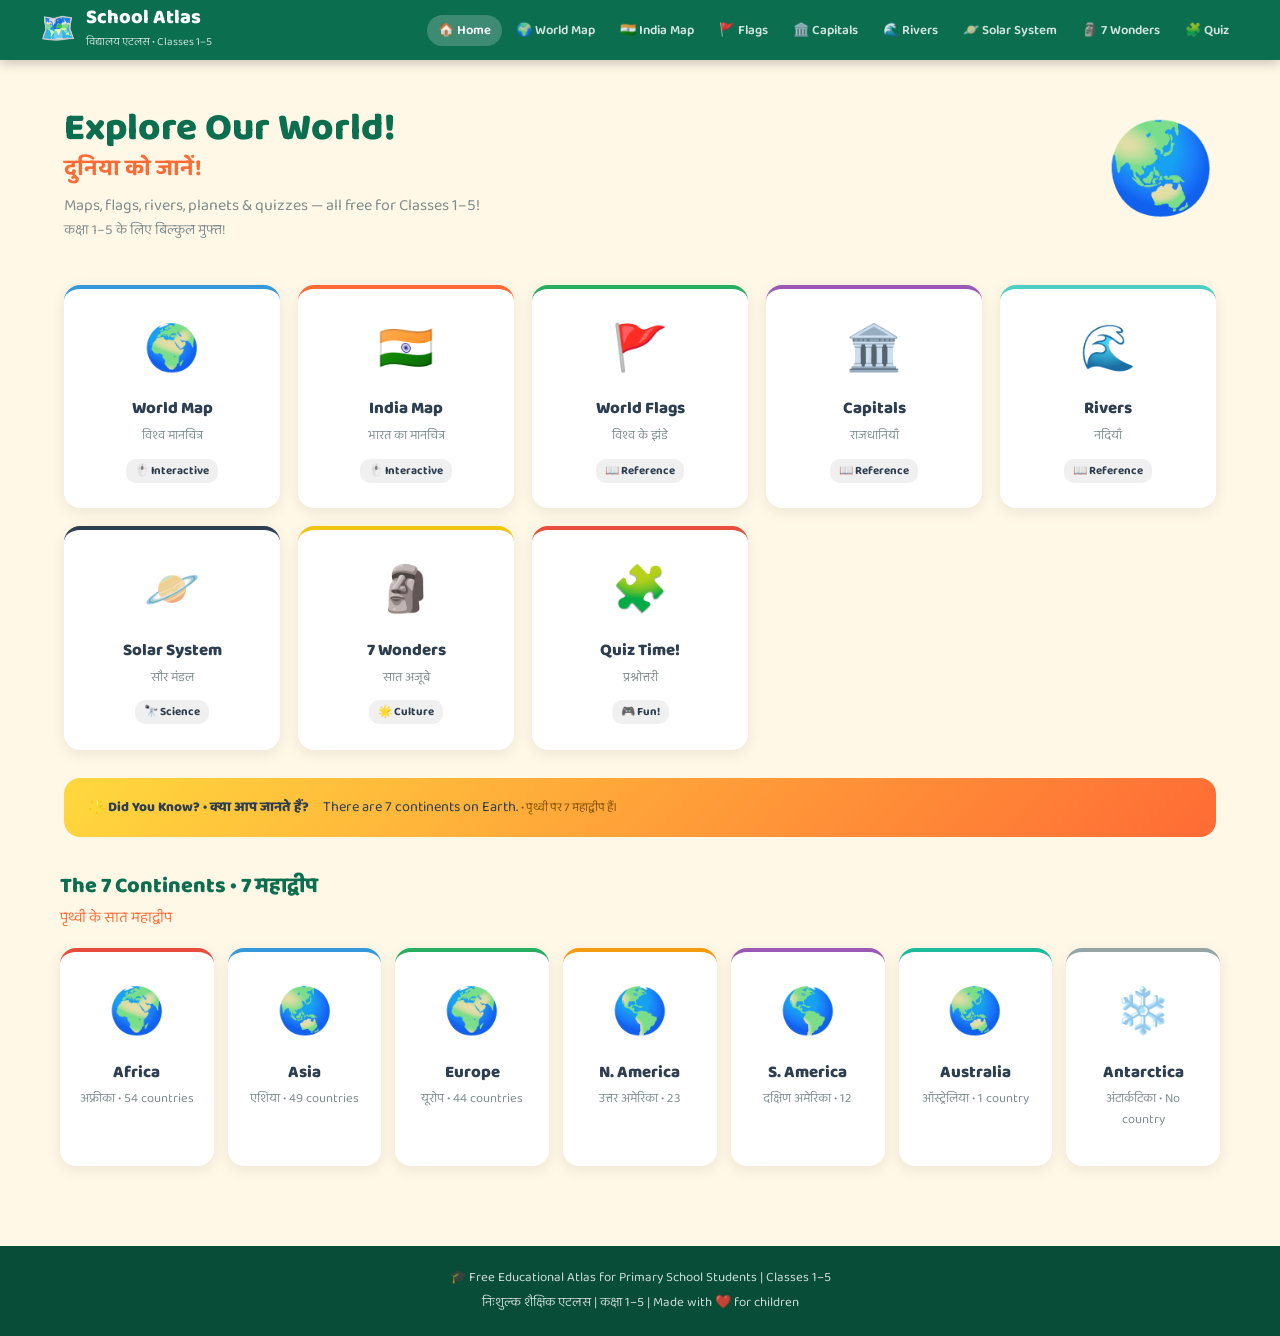
<file: index.html>
<!DOCTYPE html>
<html lang="en">
<head>
  <meta charset="UTF-8">
  <meta name="viewport" content="width=device-width, initial-scale=1.0">
  <title>School Atlas | विद्यालय एटलस</title>
  <link rel="stylesheet" href="style.css">
</head>
<body>

<header>
  <div class="header-inner">
    <a href="index.html" class="logo">
      <span class="logo-icon">🗺️</span>
      <div>
        <h1>School Atlas</h1>
        <span class="sub">विद्यालय एटलस • Classes 1–5</span>
      </div>
    </a>
    <nav class="main-nav">
      <a href="index.html"       class="nav-link active">🏠 Home</a>
      <a href="world-map.html"   class="nav-link">🌍 World Map</a>
      <a href="india-map.html"   class="nav-link">🇮🇳 India Map</a>
      <a href="flags.html"       class="nav-link">🚩 Flags</a>
      <a href="capitals.html"    class="nav-link">🏛️ Capitals</a>
      <a href="rivers.html"      class="nav-link">🌊 Rivers</a>
      <a href="solar-system.html" class="nav-link">🪐 Solar System</a>
      <a href="seven-wonders.html" class="nav-link">🗿 7 Wonders</a>
      <a href="quiz.html"        class="nav-link">🧩 Quiz</a>
    </nav>
  </div>
</header>

<main>
  <!-- Hero -->
  <div class="hero">
    <div class="hero-text">
      <h2>Explore Our World!</h2>
      <p class="hero-hin">दुनिया को जानें!</p>
      <p style="color:var(--text-light);margin-top:6px;">Maps, flags, rivers, planets &amp; quizzes — all free for Classes 1–5!</p>
      <p style="color:var(--text-light);font-size:.88rem;">कक्षा 1–5 के लिए बिल्कुल मुफ्त!</p>
    </div>
    <div class="hero-globe">🌏</div>
  </div>

  <!-- Section Cards -->
  <div class="cards-grid">
    <a href="world-map.html"    class="s-card c-blue">
      <span class="ci">🌍</span>
      <h3>World Map</h3>
      <p>विश्व मानचित्र</p>
      <span class="tag">🖱️ Interactive</span>
    </a>
    <a href="india-map.html"    class="s-card c-orange">
      <span class="ci">🇮🇳</span>
      <h3>India Map</h3>
      <p>भारत का मानचित्र</p>
      <span class="tag">🖱️ Interactive</span>
    </a>
    <a href="flags.html"        class="s-card c-green">
      <span class="ci">🚩</span>
      <h3>World Flags</h3>
      <p>विश्व के झंडे</p>
      <span class="tag">📖 Reference</span>
    </a>
    <a href="capitals.html"     class="s-card c-purple">
      <span class="ci">🏛️</span>
      <h3>Capitals</h3>
      <p>राजधानियाँ</p>
      <span class="tag">📖 Reference</span>
    </a>
    <a href="rivers.html"       class="s-card c-teal">
      <span class="ci">🌊</span>
      <h3>Rivers</h3>
      <p>नदियाँ</p>
      <span class="tag">📖 Reference</span>
    </a>
    <a href="solar-system.html" class="s-card c-dark">
      <span class="ci">🪐</span>
      <h3>Solar System</h3>
      <p>सौर मंडल</p>
      <span class="tag">🔭 Science</span>
    </a>
    <a href="seven-wonders.html" class="s-card c-gold">
      <span class="ci">🗿</span>
      <h3>7 Wonders</h3>
      <p>सात अजूबे</p>
      <span class="tag">🌟 Culture</span>
    </a>
    <a href="quiz.html"          class="s-card c-red">
      <span class="ci">🧩</span>
      <h3>Quiz Time!</h3>
      <p>प्रश्नोत्तरी</p>
      <span class="tag">🎮 Fun!</span>
    </a>
  </div>

  <!-- Fun Fact -->
  <div class="fact-banner">
    <div class="fact-inner">
      <span class="fact-label">🌟 Did You Know? • क्या आप जानते हैं?</span>
      <span id="fact-text">Loading…</span>
    </div>
  </div>

  <!-- Continents Quick Info -->
  <div class="container" style="padding-top:0">
    <p class="sec-title">The 7 Continents • 7 महाद्वीप</p>
    <p class="sec-hindi">पृथ्वी के सात महाद्वीप</p>
    <div style="display:grid;grid-template-columns:repeat(auto-fill,minmax(150px,1fr));gap:14px;">
      <div class="s-card" style="border-top:4px solid #e74c3c;text-decoration:none;cursor:default;">
        <span class="ci">🌍</span><h3>Africa</h3><p>अफ्रीका • 54 countries</p>
      </div>
      <div class="s-card" style="border-top:4px solid #3498db;text-decoration:none;cursor:default;">
        <span class="ci">🌏</span><h3>Asia</h3><p>एशिया • 49 countries</p>
      </div>
      <div class="s-card" style="border-top:4px solid #27ae60;text-decoration:none;cursor:default;">
        <span class="ci">🌍</span><h3>Europe</h3><p>यूरोप • 44 countries</p>
      </div>
      <div class="s-card" style="border-top:4px solid #f39c12;text-decoration:none;cursor:default;">
        <span class="ci">🌎</span><h3>N. America</h3><p>उत्तर अमेरिका • 23</p>
      </div>
      <div class="s-card" style="border-top:4px solid #9b59b6;text-decoration:none;cursor:default;">
        <span class="ci">🌎</span><h3>S. America</h3><p>दक्षिण अमेरिका • 12</p>
      </div>
      <div class="s-card" style="border-top:4px solid #1abc9c;text-decoration:none;cursor:default;">
        <span class="ci">🌏</span><h3>Australia</h3><p>ऑस्ट्रेलिया • 1 country</p>
      </div>
      <div class="s-card" style="border-top:4px solid #95a5a6;text-decoration:none;cursor:default;">
        <span class="ci">❄️</span><h3>Antarctica</h3><p>अंटार्कटिका • No country</p>
      </div>
    </div>
  </div>
</main>

<footer>
  <p>🎓 Free Educational Atlas for Primary School Students | Classes 1–5</p>
  <p>निःशुल्क शैक्षिक एटलस | कक्षा 1–5 | Made with ❤️ for children</p>
</footer>

<script src="main.js"></script>
</body>
</html>
</file>
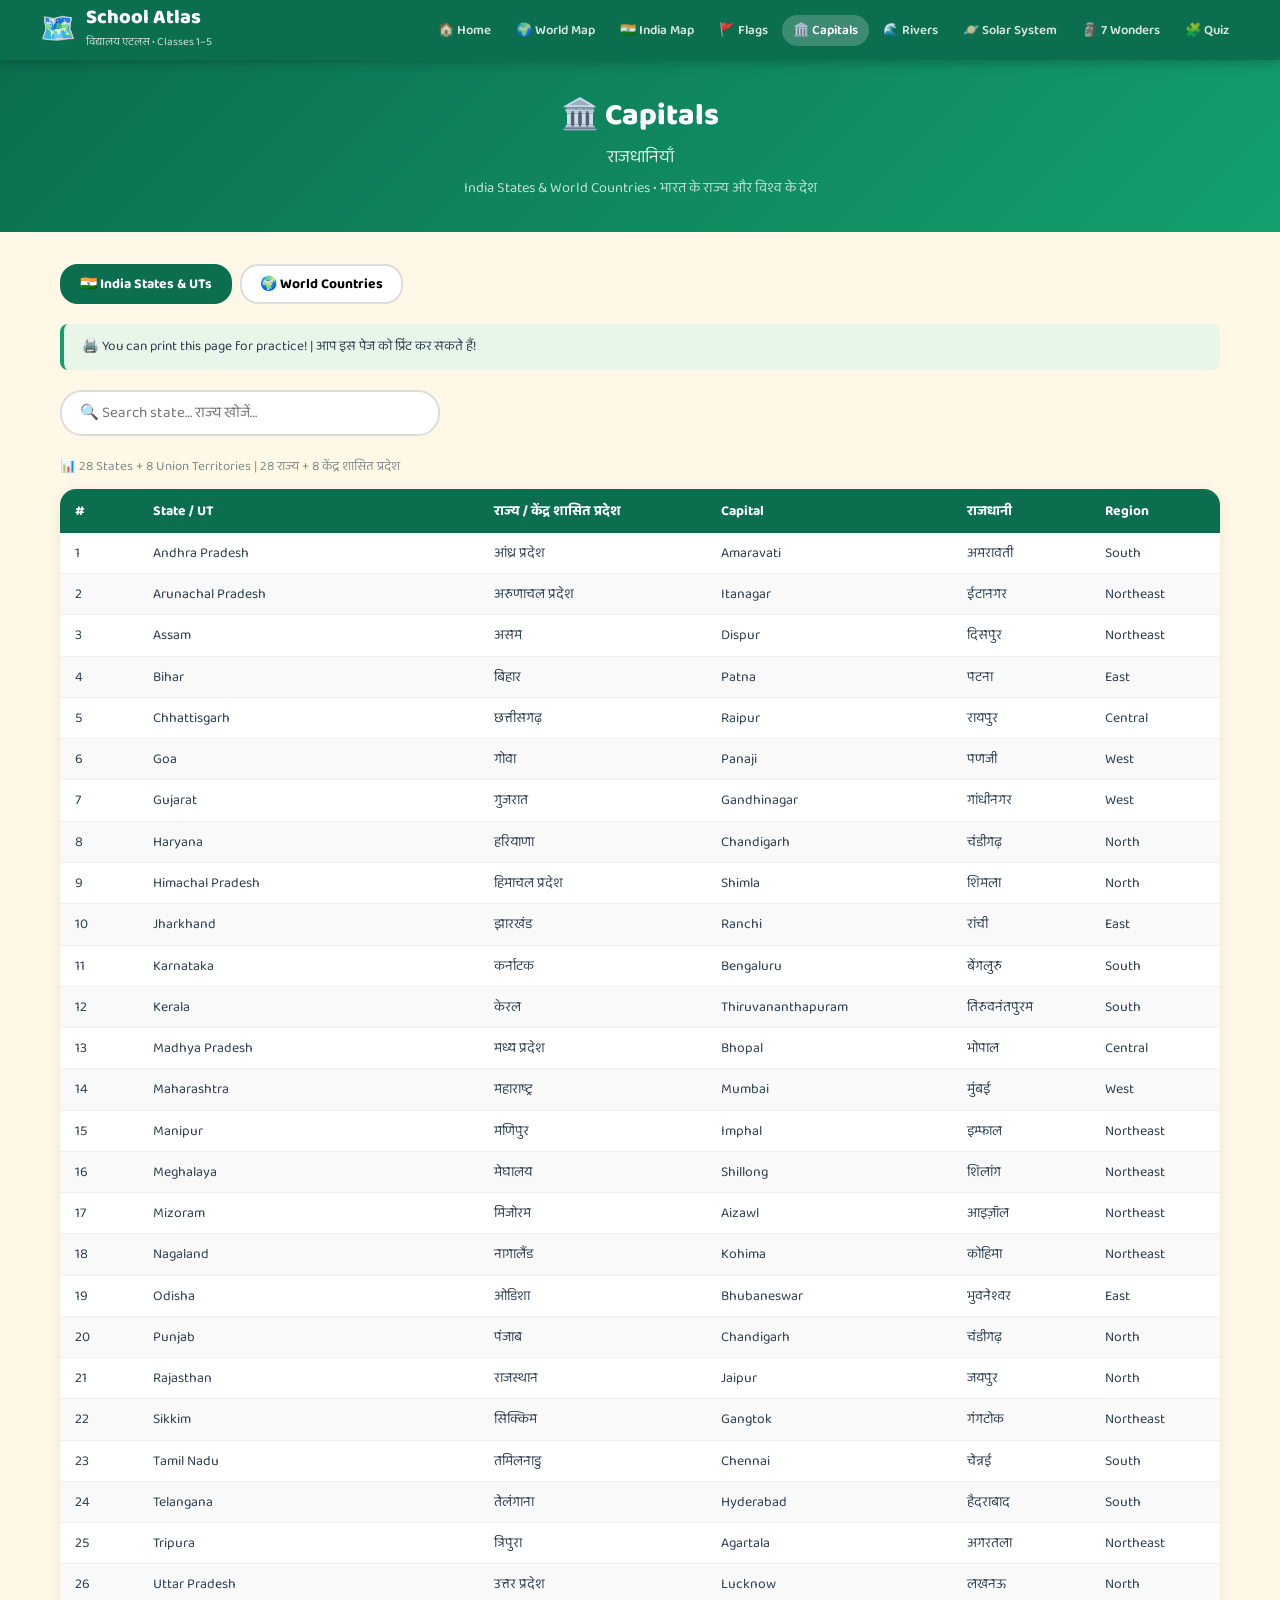
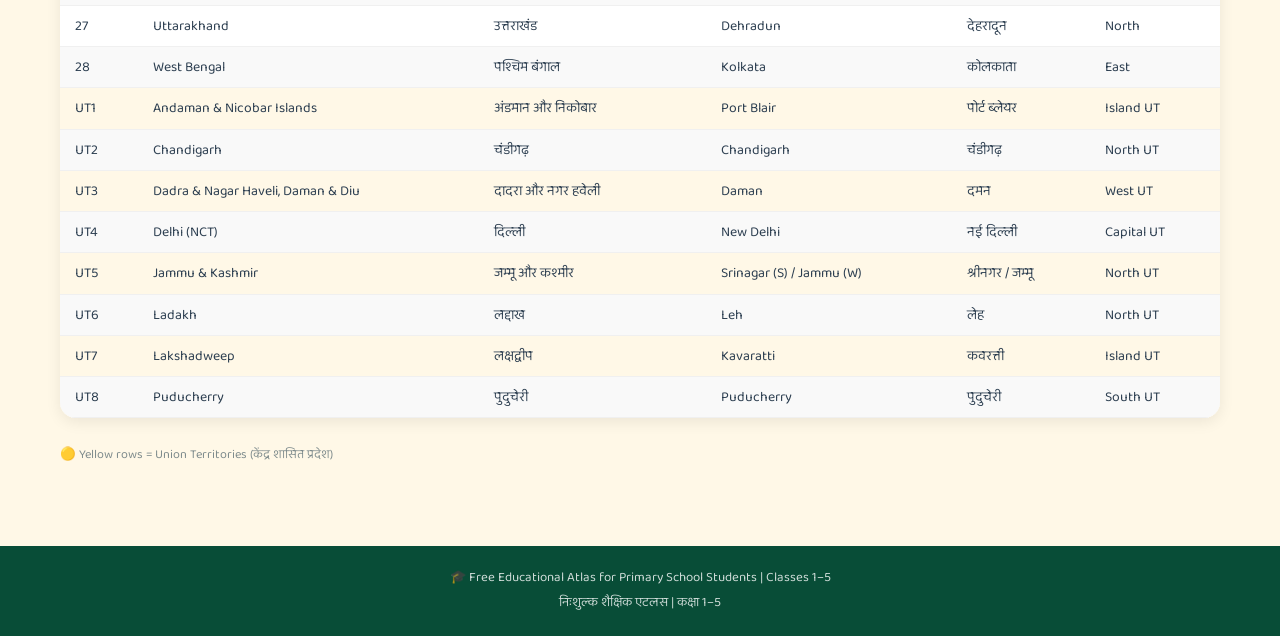
<file: capitals.html>
<!DOCTYPE html>
<html lang="en">
<head>
  <meta charset="UTF-8">
  <meta name="viewport" content="width=device-width, initial-scale=1.0">
  <title>Capitals | School Atlas</title>
  <link rel="stylesheet" href="style.css">
</head>
<body>

<header>
  <div class="header-inner">
    <a href="index.html" class="logo">
      <span class="logo-icon">🗺️</span>
      <div><h1>School Atlas</h1><span class="sub">विद्यालय एटलस • Classes 1–5</span></div>
    </a>
    <nav class="main-nav">
      <a href="index.html"        class="nav-link">🏠 Home</a>
      <a href="world-map.html"    class="nav-link">🌍 World Map</a>
      <a href="india-map.html"    class="nav-link">🇮🇳 India Map</a>
      <a href="flags.html"        class="nav-link">🚩 Flags</a>
      <a href="capitals.html"     class="nav-link active">🏛️ Capitals</a>
      <a href="rivers.html"       class="nav-link">🌊 Rivers</a>
      <a href="solar-system.html" class="nav-link">🪐 Solar System</a>
      <a href="seven-wonders.html" class="nav-link">🗿 7 Wonders</a>
      <a href="quiz.html"         class="nav-link">🧩 Quiz</a>
    </nav>
  </div>
</header>

<div class="page-header">
  <h2>🏛️ Capitals</h2>
  <p class="hin">राजधानियाँ</p>
  <p>India States &amp; World Countries • भारत के राज्य और विश्व के देश</p>
</div>

<div class="container">

  <!-- Tabs -->
  <div class="tabs">
    <button class="tbtn active" data-tab="india-tab">🇮🇳 India States &amp; UTs</button>
    <button class="tbtn" data-tab="world-tab">🌍 World Countries</button>
  </div>

  <!-- India Tab -->
  <div id="india-tab" class="tpanel active">
    <div class="print-note">🖨️ You can print this page for practice! | आप इस पेज को प्रिंट कर सकते हैं!</div>
    <input type="text" id="india-search" class="search-bar" placeholder="🔍 Search state… राज्य खोजें…">
    <p style="font-size:.82rem;color:var(--text-light);margin-bottom:12px;">📊 28 States + 8 Union Territories | 28 राज्य + 8 केंद्र शासित प्रदेश</p>
    <div class="table-wrap">
      <table id="india-table">
        <thead>
          <tr>
            <th>#</th>
            <th>State / UT</th>
            <th>राज्य / केंद्र शासित प्रदेश</th>
            <th>Capital</th>
            <th>राजधानी</th>
            <th>Region</th>
          </tr>
        </thead>
        <tbody>
          <!-- States -->
          <tr><td>1</td><td>Andhra Pradesh</td><td>आंध्र प्रदेश</td><td>Amaravati</td><td>अमरावती</td><td>South</td></tr>
          <tr><td>2</td><td>Arunachal Pradesh</td><td>अरुणाचल प्रदेश</td><td>Itanagar</td><td>ईटानगर</td><td>Northeast</td></tr>
          <tr><td>3</td><td>Assam</td><td>असम</td><td>Dispur</td><td>दिसपुर</td><td>Northeast</td></tr>
          <tr><td>4</td><td>Bihar</td><td>बिहार</td><td>Patna</td><td>पटना</td><td>East</td></tr>
          <tr><td>5</td><td>Chhattisgarh</td><td>छत्तीसगढ़</td><td>Raipur</td><td>रायपुर</td><td>Central</td></tr>
          <tr><td>6</td><td>Goa</td><td>गोवा</td><td>Panaji</td><td>पणजी</td><td>West</td></tr>
          <tr><td>7</td><td>Gujarat</td><td>गुजरात</td><td>Gandhinagar</td><td>गांधीनगर</td><td>West</td></tr>
          <tr><td>8</td><td>Haryana</td><td>हरियाणा</td><td>Chandigarh</td><td>चंडीगढ़</td><td>North</td></tr>
          <tr><td>9</td><td>Himachal Pradesh</td><td>हिमाचल प्रदेश</td><td>Shimla</td><td>शिमला</td><td>North</td></tr>
          <tr><td>10</td><td>Jharkhand</td><td>झारखंड</td><td>Ranchi</td><td>रांची</td><td>East</td></tr>
          <tr><td>11</td><td>Karnataka</td><td>कर्नाटक</td><td>Bengaluru</td><td>बेंगलुरु</td><td>South</td></tr>
          <tr><td>12</td><td>Kerala</td><td>केरल</td><td>Thiruvananthapuram</td><td>तिरुवनंतपुरम</td><td>South</td></tr>
          <tr><td>13</td><td>Madhya Pradesh</td><td>मध्य प्रदेश</td><td>Bhopal</td><td>भोपाल</td><td>Central</td></tr>
          <tr><td>14</td><td>Maharashtra</td><td>महाराष्ट्र</td><td>Mumbai</td><td>मुंबई</td><td>West</td></tr>
          <tr><td>15</td><td>Manipur</td><td>मणिपुर</td><td>Imphal</td><td>इम्फाल</td><td>Northeast</td></tr>
          <tr><td>16</td><td>Meghalaya</td><td>मेघालय</td><td>Shillong</td><td>शिलांग</td><td>Northeast</td></tr>
          <tr><td>17</td><td>Mizoram</td><td>मिजोरम</td><td>Aizawl</td><td>आइज़ॉल</td><td>Northeast</td></tr>
          <tr><td>18</td><td>Nagaland</td><td>नागालैंड</td><td>Kohima</td><td>कोहिमा</td><td>Northeast</td></tr>
          <tr><td>19</td><td>Odisha</td><td>ओडिशा</td><td>Bhubaneswar</td><td>भुवनेश्वर</td><td>East</td></tr>
          <tr><td>20</td><td>Punjab</td><td>पंजाब</td><td>Chandigarh</td><td>चंडीगढ़</td><td>North</td></tr>
          <tr><td>21</td><td>Rajasthan</td><td>राजस्थान</td><td>Jaipur</td><td>जयपुर</td><td>North</td></tr>
          <tr><td>22</td><td>Sikkim</td><td>सिक्किम</td><td>Gangtok</td><td>गंगटोक</td><td>Northeast</td></tr>
          <tr><td>23</td><td>Tamil Nadu</td><td>तमिलनाडु</td><td>Chennai</td><td>चेन्नई</td><td>South</td></tr>
          <tr><td>24</td><td>Telangana</td><td>तेलंगाना</td><td>Hyderabad</td><td>हैदराबाद</td><td>South</td></tr>
          <tr><td>25</td><td>Tripura</td><td>त्रिपुरा</td><td>Agartala</td><td>अगरतला</td><td>Northeast</td></tr>
          <tr><td>26</td><td>Uttar Pradesh</td><td>उत्तर प्रदेश</td><td>Lucknow</td><td>लखनऊ</td><td>North</td></tr>
          <tr><td>27</td><td>Uttarakhand</td><td>उत्तराखंड</td><td>Dehradun</td><td>देहरादून</td><td>North</td></tr>
          <tr><td>28</td><td>West Bengal</td><td>पश्चिम बंगाल</td><td>Kolkata</td><td>कोलकाता</td><td>East</td></tr>
          <!-- Union Territories -->
          <tr style="background:#fff8e7 !important"><td>UT1</td><td>Andaman &amp; Nicobar Islands</td><td>अंडमान और निकोबार</td><td>Port Blair</td><td>पोर्ट ब्लेयर</td><td>Island UT</td></tr>
          <tr style="background:#fff8e7 !important"><td>UT2</td><td>Chandigarh</td><td>चंडीगढ़</td><td>Chandigarh</td><td>चंडीगढ़</td><td>North UT</td></tr>
          <tr style="background:#fff8e7 !important"><td>UT3</td><td>Dadra &amp; Nagar Haveli, Daman &amp; Diu</td><td>दादरा और नगर हवेली</td><td>Daman</td><td>दमन</td><td>West UT</td></tr>
          <tr style="background:#fff8e7 !important"><td>UT4</td><td>Delhi (NCT)</td><td>दिल्ली</td><td>New Delhi</td><td>नई दिल्ली</td><td>Capital UT</td></tr>
          <tr style="background:#fff8e7 !important"><td>UT5</td><td>Jammu &amp; Kashmir</td><td>जम्मू और कश्मीर</td><td>Srinagar (S) / Jammu (W)</td><td>श्रीनगर / जम्मू</td><td>North UT</td></tr>
          <tr style="background:#fff8e7 !important"><td>UT6</td><td>Ladakh</td><td>लद्दाख</td><td>Leh</td><td>लेह</td><td>North UT</td></tr>
          <tr style="background:#fff8e7 !important"><td>UT7</td><td>Lakshadweep</td><td>लक्षद्वीप</td><td>Kavaratti</td><td>कवरत्ती</td><td>Island UT</td></tr>
          <tr style="background:#fff8e7 !important"><td>UT8</td><td>Puducherry</td><td>पुदुचेरी</td><td>Puducherry</td><td>पुदुचेरी</td><td>South UT</td></tr>
        </tbody>
      </table>
    </div>
    <p style="font-size:.78rem;color:var(--text-light);">🟡 Yellow rows = Union Territories (केंद्र शासित प्रदेश)</p>
  </div>

  <!-- World Tab -->
  <div id="world-tab" class="tpanel">
    <div class="print-note">🖨️ You can print this page for practice! | आप इस पेज को प्रिंट कर सकते हैं!</div>
    <input type="text" id="world-search" class="search-bar" placeholder="🔍 Search country… देश खोजें…">
    <div class="table-wrap">
      <table id="world-table">
        <thead>
          <tr>
            <th>Flag</th>
            <th>Country</th>
            <th>देश</th>
            <th>Capital</th>
            <th>राजधानी</th>
            <th>Continent</th>
          </tr>
        </thead>
        <tbody>
          <tr><td>🇦🇫</td><td>Afghanistan</td><td>अफगानिस्तान</td><td>Kabul</td><td>काबुल</td><td>Asia</td></tr>
          <tr><td>🇦🇱</td><td>Albania</td><td>अल्बानिया</td><td>Tirana</td><td>तिराना</td><td>Europe</td></tr>
          <tr><td>🇩🇿</td><td>Algeria</td><td>अल्जीरिया</td><td>Algiers</td><td>अल्जीयर्स</td><td>Africa</td></tr>
          <tr><td>🇦🇴</td><td>Angola</td><td>अंगोला</td><td>Luanda</td><td>लुआंडा</td><td>Africa</td></tr>
          <tr><td>🇦🇷</td><td>Argentina</td><td>अर्जेंटीना</td><td>Buenos Aires</td><td>ब्यूनस आयर्स</td><td>S. America</td></tr>
          <tr><td>🇦🇲</td><td>Armenia</td><td>आर्मेनिया</td><td>Yerevan</td><td>येरेवान</td><td>Asia</td></tr>
          <tr><td>🇦🇺</td><td>Australia</td><td>ऑस्ट्रेलिया</td><td>Canberra</td><td>कैनबरा</td><td>Oceania</td></tr>
          <tr><td>🇦🇹</td><td>Austria</td><td>ऑस्ट्रिया</td><td>Vienna</td><td>वियना</td><td>Europe</td></tr>
          <tr><td>🇦🇿</td><td>Azerbaijan</td><td>अज़रबैजान</td><td>Baku</td><td>बाकू</td><td>Asia</td></tr>
          <tr><td>🇧🇩</td><td>Bangladesh</td><td>बांग्लादेश</td><td>Dhaka</td><td>ढाका</td><td>Asia</td></tr>
          <tr><td>🇧🇪</td><td>Belgium</td><td>बेल्जियम</td><td>Brussels</td><td>ब्रुसेल्स</td><td>Europe</td></tr>
          <tr><td>🇧🇴</td><td>Bolivia</td><td>बोलिविया</td><td>Sucre</td><td>सुक्रे</td><td>S. America</td></tr>
          <tr><td>🇧🇷</td><td>Brazil</td><td>ब्राजील</td><td>Brasília</td><td>ब्राज़ीलिया</td><td>S. America</td></tr>
          <tr><td>🇧🇬</td><td>Bulgaria</td><td>बुल्गारिया</td><td>Sofia</td><td>सोफिया</td><td>Europe</td></tr>
          <tr><td>🇰🇭</td><td>Cambodia</td><td>कंबोडिया</td><td>Phnom Penh</td><td>नोम पेन्ह</td><td>Asia</td></tr>
          <tr><td>🇨🇲</td><td>Cameroon</td><td>कैमरून</td><td>Yaoundé</td><td>याउंडे</td><td>Africa</td></tr>
          <tr><td>🇨🇦</td><td>Canada</td><td>कनाडा</td><td>Ottawa</td><td>ओटावा</td><td>N. America</td></tr>
          <tr><td>🇨🇱</td><td>Chile</td><td>चिली</td><td>Santiago</td><td>सेंटियागो</td><td>S. America</td></tr>
          <tr><td>🇨🇳</td><td>China</td><td>चीन</td><td>Beijing</td><td>बीजिंग</td><td>Asia</td></tr>
          <tr><td>🇨🇴</td><td>Colombia</td><td>कोलम्बिया</td><td>Bogotá</td><td>बोगोटा</td><td>S. America</td></tr>
          <tr><td>🇨🇩</td><td>Congo (DRC)</td><td>कांगो</td><td>Kinshasa</td><td>किंशासा</td><td>Africa</td></tr>
          <tr><td>🇨🇿</td><td>Czech Republic</td><td>चेक गणराज्य</td><td>Prague</td><td>प्राग</td><td>Europe</td></tr>
          <tr><td>🇩🇰</td><td>Denmark</td><td>डेनमार्क</td><td>Copenhagen</td><td>कोपेनहेगन</td><td>Europe</td></tr>
          <tr><td>🇪🇬</td><td>Egypt</td><td>मिस्र</td><td>Cairo</td><td>काहिरा</td><td>Africa</td></tr>
          <tr><td>🇪🇹</td><td>Ethiopia</td><td>इथियोपिया</td><td>Addis Ababa</td><td>अदीस अबाबा</td><td>Africa</td></tr>
          <tr><td>🇫🇮</td><td>Finland</td><td>फिनलैंड</td><td>Helsinki</td><td>हेलसिंकी</td><td>Europe</td></tr>
          <tr><td>🇫🇷</td><td>France</td><td>फ्रांस</td><td>Paris</td><td>पेरिस</td><td>Europe</td></tr>
          <tr><td>🇩🇪</td><td>Germany</td><td>जर्मनी</td><td>Berlin</td><td>बर्लिन</td><td>Europe</td></tr>
          <tr><td>🇬🇭</td><td>Ghana</td><td>घाना</td><td>Accra</td><td>अक्रा</td><td>Africa</td></tr>
          <tr><td>🇬🇷</td><td>Greece</td><td>ग्रीस</td><td>Athens</td><td>एथेंस</td><td>Europe</td></tr>
          <tr><td>🇭🇺</td><td>Hungary</td><td>हंगरी</td><td>Budapest</td><td>बुडापेस्ट</td><td>Europe</td></tr>
          <tr><td>🇮🇳</td><td>India</td><td>भारत</td><td>New Delhi</td><td>नई दिल्ली</td><td>Asia</td></tr>
          <tr><td>🇮🇩</td><td>Indonesia</td><td>इंडोनेशिया</td><td>Jakarta</td><td>जकार्ता</td><td>Asia</td></tr>
          <tr><td>🇮🇷</td><td>Iran</td><td>ईरान</td><td>Tehran</td><td>तेहरान</td><td>Asia</td></tr>
          <tr><td>🇮🇶</td><td>Iraq</td><td>इराक</td><td>Baghdad</td><td>बगदाद</td><td>Asia</td></tr>
          <tr><td>🇮🇱</td><td>Israel</td><td>इज़राइल</td><td>Jerusalem</td><td>यरुशलम</td><td>Asia</td></tr>
          <tr><td>🇮🇹</td><td>Italy</td><td>इटली</td><td>Rome</td><td>रोम</td><td>Europe</td></tr>
          <tr><td>🇯🇵</td><td>Japan</td><td>जापान</td><td>Tokyo</td><td>टोक्यो</td><td>Asia</td></tr>
          <tr><td>🇯🇴</td><td>Jordan</td><td>जॉर्डन</td><td>Amman</td><td>अम्मान</td><td>Asia</td></tr>
          <tr><td>🇰🇿</td><td>Kazakhstan</td><td>कजाखस्तान</td><td>Astana</td><td>अस्ताना</td><td>Asia</td></tr>
          <tr><td>🇰🇪</td><td>Kenya</td><td>केन्या</td><td>Nairobi</td><td>नैरोबी</td><td>Africa</td></tr>
          <tr><td>🇰🇷</td><td>South Korea</td><td>दक्षिण कोरिया</td><td>Seoul</td><td>सियोल</td><td>Asia</td></tr>
          <tr><td>🇲🇾</td><td>Malaysia</td><td>मलेशिया</td><td>Kuala Lumpur</td><td>क्वालालंपुर</td><td>Asia</td></tr>
          <tr><td>🇲🇽</td><td>Mexico</td><td>मेक्सिको</td><td>Mexico City</td><td>मेक्सिको सिटी</td><td>N. America</td></tr>
          <tr><td>🇲🇦</td><td>Morocco</td><td>मोरक्को</td><td>Rabat</td><td>रबात</td><td>Africa</td></tr>
          <tr><td>🇲🇲</td><td>Myanmar</td><td>म्यांमार</td><td>Naypyidaw</td><td>नाएप्यीडॉ</td><td>Asia</td></tr>
          <tr><td>🇳🇵</td><td>Nepal</td><td>नेपाल</td><td>Kathmandu</td><td>काठमांडू</td><td>Asia</td></tr>
          <tr><td>🇳🇱</td><td>Netherlands</td><td>नीदरलैंड</td><td>Amsterdam</td><td>एम्स्टर्डम</td><td>Europe</td></tr>
          <tr><td>🇳🇿</td><td>New Zealand</td><td>न्यूजीलैंड</td><td>Wellington</td><td>वेलिंगटन</td><td>Oceania</td></tr>
          <tr><td>🇳🇬</td><td>Nigeria</td><td>नाइजीरिया</td><td>Abuja</td><td>अबुजा</td><td>Africa</td></tr>
          <tr><td>🇳🇴</td><td>Norway</td><td>नॉर्वे</td><td>Oslo</td><td>ओस्लो</td><td>Europe</td></tr>
          <tr><td>🇵🇰</td><td>Pakistan</td><td>पाकिस्तान</td><td>Islamabad</td><td>इस्लामाबाद</td><td>Asia</td></tr>
          <tr><td>🇵🇪</td><td>Peru</td><td>पेरू</td><td>Lima</td><td>लीमा</td><td>S. America</td></tr>
          <tr><td>🇵🇭</td><td>Philippines</td><td>फिलीपींस</td><td>Manila</td><td>मनीला</td><td>Asia</td></tr>
          <tr><td>🇵🇱</td><td>Poland</td><td>पोलैंड</td><td>Warsaw</td><td>वारसॉ</td><td>Europe</td></tr>
          <tr><td>🇵🇹</td><td>Portugal</td><td>पुर्तगाल</td><td>Lisbon</td><td>लिस्बन</td><td>Europe</td></tr>
          <tr><td>🇷🇴</td><td>Romania</td><td>रोमानिया</td><td>Bucharest</td><td>बुखारेस्ट</td><td>Europe</td></tr>
          <tr><td>🇷🇺</td><td>Russia</td><td>रूस</td><td>Moscow</td><td>मास्को</td><td>Europe</td></tr>
          <tr><td>🇸🇦</td><td>Saudi Arabia</td><td>सऊदी अरब</td><td>Riyadh</td><td>रियाध</td><td>Asia</td></tr>
          <tr><td>🇿🇦</td><td>South Africa</td><td>दक्षिण अफ्रीका</td><td>Pretoria</td><td>प्रिटोरिया</td><td>Africa</td></tr>
          <tr><td>🇪🇸</td><td>Spain</td><td>स्पेन</td><td>Madrid</td><td>मैड्रिड</td><td>Europe</td></tr>
          <tr><td>🇱🇰</td><td>Sri Lanka</td><td>श्रीलंका</td><td>Sri Jayawardenepura Kotte</td><td>श्री जयवर्धनेपुरा</td><td>Asia</td></tr>
          <tr><td>🇸🇪</td><td>Sweden</td><td>स्वीडन</td><td>Stockholm</td><td>स्टॉकहोम</td><td>Europe</td></tr>
          <tr><td>🇨🇭</td><td>Switzerland</td><td>स्विट्ज़रलैंड</td><td>Bern</td><td>बर्न</td><td>Europe</td></tr>
          <tr><td>🇸🇾</td><td>Syria</td><td>सीरिया</td><td>Damascus</td><td>दमिश्क</td><td>Asia</td></tr>
          <tr><td>🇹🇿</td><td>Tanzania</td><td>तंजानिया</td><td>Dodoma</td><td>डोडोमा</td><td>Africa</td></tr>
          <tr><td>🇹🇭</td><td>Thailand</td><td>थाईलैंड</td><td>Bangkok</td><td>बैंकॉक</td><td>Asia</td></tr>
          <tr><td>🇹🇷</td><td>Turkey</td><td>तुर्किया</td><td>Ankara</td><td>अंकारा</td><td>Asia</td></tr>
          <tr><td>🇺🇦</td><td>Ukraine</td><td>यूक्रेन</td><td>Kyiv</td><td>कीव</td><td>Europe</td></tr>
          <tr><td>🇦🇪</td><td>United Arab Emirates</td><td>यूएई</td><td>Abu Dhabi</td><td>अबू धाबी</td><td>Asia</td></tr>
          <tr><td>🇬🇧</td><td>United Kingdom</td><td>यूनाइटेड किंगडम</td><td>London</td><td>लंदन</td><td>Europe</td></tr>
          <tr><td>🇺🇸</td><td>United States</td><td>संयुक्त राज्य अमेरिका</td><td>Washington D.C.</td><td>वाशिंगटन डी.सी.</td><td>N. America</td></tr>
          <tr><td>🇺🇿</td><td>Uzbekistan</td><td>उज़्बेकिस्तान</td><td>Tashkent</td><td>ताशकंद</td><td>Asia</td></tr>
          <tr><td>🇻🇪</td><td>Venezuela</td><td>वेनेजुएला</td><td>Caracas</td><td>काराकस</td><td>S. America</td></tr>
          <tr><td>🇻🇳</td><td>Vietnam</td><td>वियतनाम</td><td>Hanoi</td><td>हनोई</td><td>Asia</td></tr>
          <tr><td>🇾🇪</td><td>Yemen</td><td>यमन</td><td>Sana'a</td><td>सना</td><td>Asia</td></tr>
          <tr><td>🇿🇲</td><td>Zambia</td><td>जाम्बिया</td><td>Lusaka</td><td>लुसाका</td><td>Africa</td></tr>
          <tr><td>🇿🇼</td><td>Zimbabwe</td><td>ज़िम्बाब्वे</td><td>Harare</td><td>हरारे</td><td>Africa</td></tr>
        </tbody>
      </table>
    </div>
  </div>

</div>

<footer>
  <p>🎓 Free Educational Atlas for Primary School Students | Classes 1–5</p>
  <p>निःशुल्क शैक्षिक एटलस | कक्षा 1–5</p>
</footer>

<script src="main.js"></script>
<script>
  initSearch('india-search', 'india-table');
  initSearch('world-search', 'world-table');
</script>
</body>
</html>
</file>
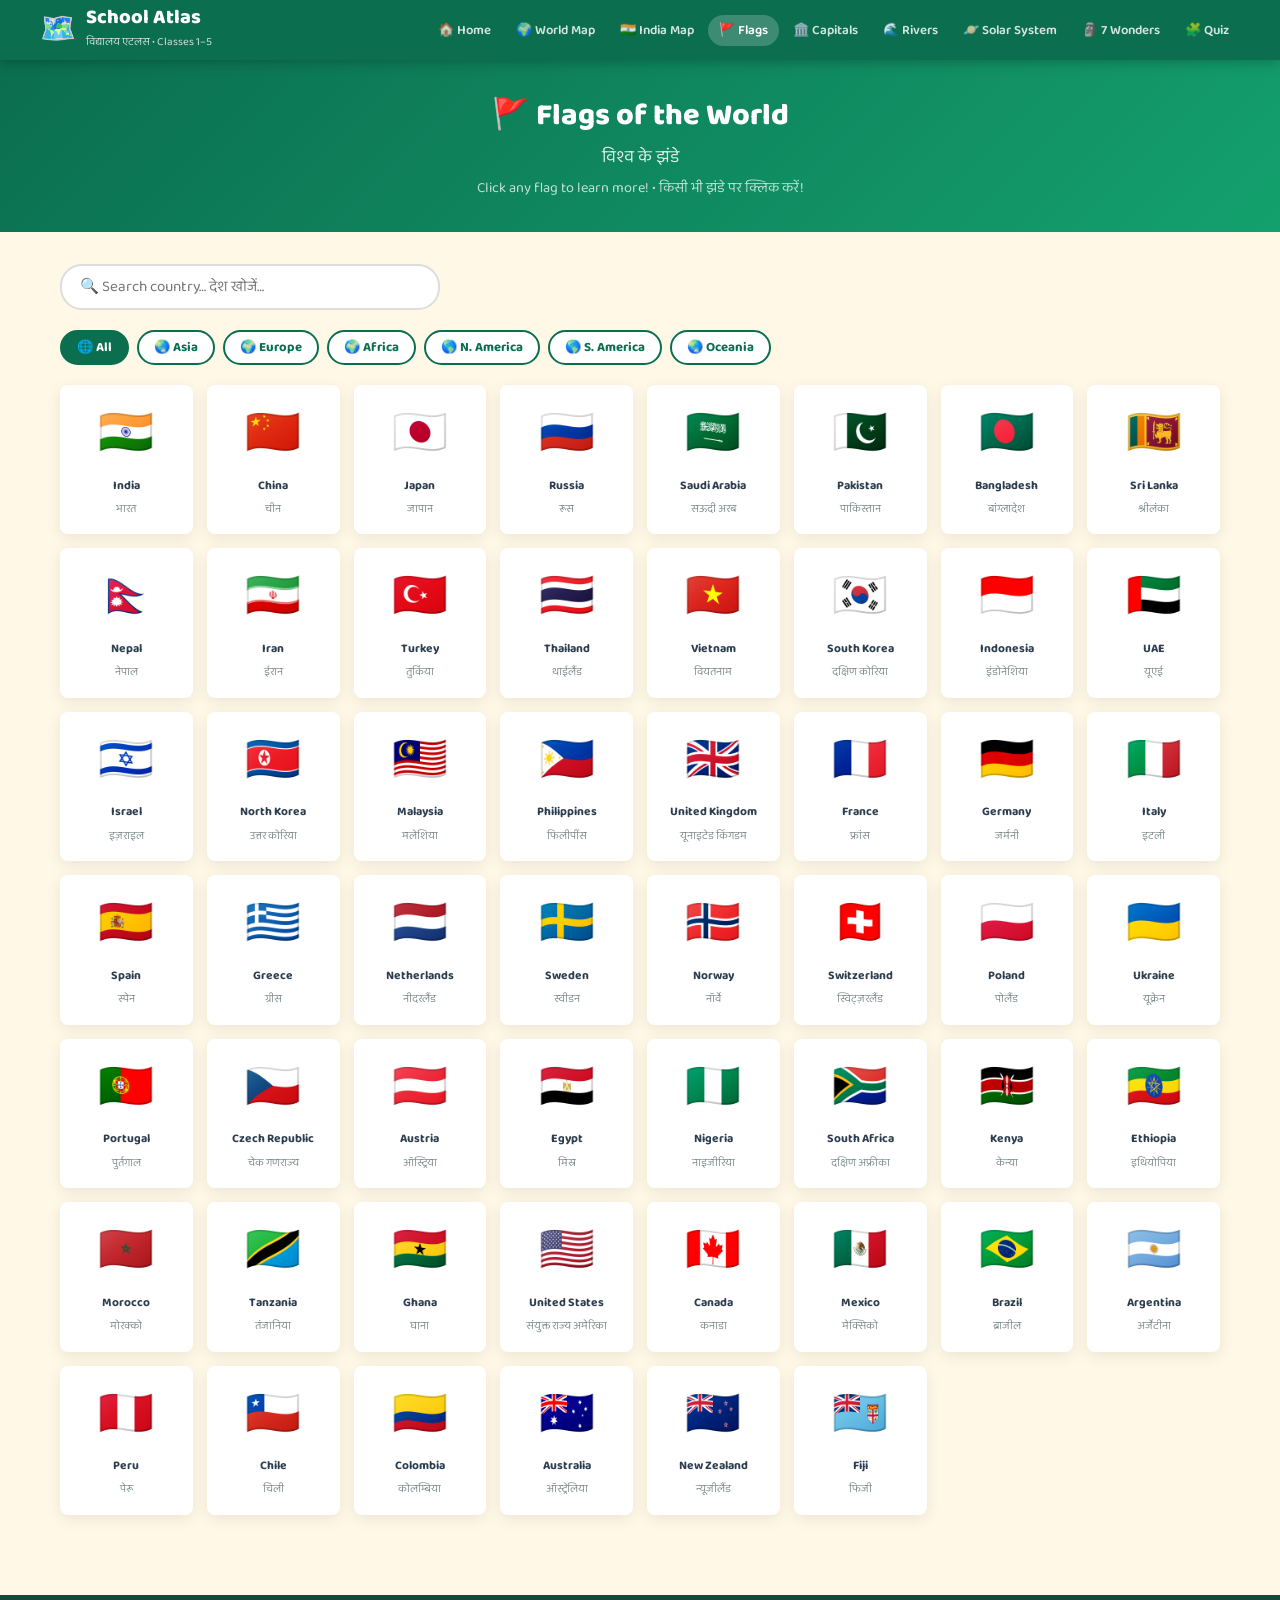
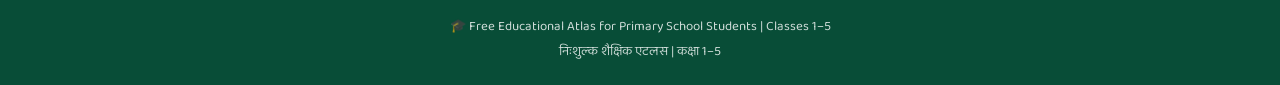
<file: flags.html>
<!DOCTYPE html>
<html lang="en">
<head>
  <meta charset="UTF-8">
  <meta name="viewport" content="width=device-width, initial-scale=1.0">
  <title>World Flags | School Atlas</title>
  <link rel="stylesheet" href="style.css">
  <style>
    .flag-modal-overlay {
      display:none; position:fixed; inset:0;
      background:rgba(0,0,0,.55); z-index:9000;
      align-items:center; justify-content:center;
    }
    .flag-modal-overlay.open { display:flex; }
    .flag-modal {
      background:white; border-radius:20px; padding:32px 28px;
      max-width:380px; width:90%; text-align:center;
      box-shadow:0 12px 40px rgba(0,0,0,.3); position:relative;
    }
    .fmoji { font-size:6rem; display:block; margin-bottom:12px; }
    .fm-close {
      position:absolute; top:12px; right:16px;
      background:none; border:none; font-size:1.5rem; cursor:pointer;
    }
    .cont-filter { display:flex; flex-wrap:wrap; gap:8px; margin-bottom:20px; }
  </style>
</head>
<body>

<header>
  <div class="header-inner">
    <a href="index.html" class="logo">
      <span class="logo-icon">🗺️</span>
      <div><h1>School Atlas</h1><span class="sub">विद्यालय एटलस • Classes 1–5</span></div>
    </a>
    <nav class="main-nav">
      <a href="index.html"        class="nav-link">🏠 Home</a>
      <a href="world-map.html"    class="nav-link">🌍 World Map</a>
      <a href="india-map.html"    class="nav-link">🇮🇳 India Map</a>
      <a href="flags.html"        class="nav-link active">🚩 Flags</a>
      <a href="capitals.html"     class="nav-link">🏛️ Capitals</a>
      <a href="rivers.html"       class="nav-link">🌊 Rivers</a>
      <a href="solar-system.html" class="nav-link">🪐 Solar System</a>
      <a href="seven-wonders.html" class="nav-link">🗿 7 Wonders</a>
      <a href="quiz.html"         class="nav-link">🧩 Quiz</a>
    </nav>
  </div>
</header>

<div class="page-header">
  <h2>🚩 Flags of the World</h2>
  <p class="hin">विश्व के झंडे</p>
  <p>Click any flag to learn more! • किसी भी झंडे पर क्लिक करें!</p>
</div>

<div class="container">
  <!-- Search -->
  <input type="text" id="flag-search" class="search-bar" placeholder="🔍 Search country… देश खोजें…">

  <!-- Continent Filter -->
  <div class="cont-filter">
    <button class="mbtn active" onclick="filterCont('All', this)">🌐 All</button>
    <button class="mbtn" onclick="filterCont('Asia', this)">🌏 Asia</button>
    <button class="mbtn" onclick="filterCont('Europe', this)">🌍 Europe</button>
    <button class="mbtn" onclick="filterCont('Africa', this)">🌍 Africa</button>
    <button class="mbtn" onclick="filterCont('N. America', this)">🌎 N. America</button>
    <button class="mbtn" onclick="filterCont('S. America', this)">🌎 S. America</button>
    <button class="mbtn" onclick="filterCont('Oceania', this)">🌏 Oceania</button>
  </div>

  <div class="flags-grid" id="flags-grid"></div>
</div>

<!-- Modal -->
<div class="flag-modal-overlay" id="modal">
  <div class="flag-modal">
    <button class="fm-close" onclick="closeModal()">✕</button>
    <span class="fmoji" id="m-flag">🌍</span>
    <h2 id="m-name" style="color:var(--primary);margin-bottom:4px;"></h2>
    <p id="m-hindi" style="color:var(--orange);font-size:1.1rem;margin-bottom:14px;"></p>
    <div id="m-details" style="font-size:.88rem;line-height:1.8;text-align:left;background:#f9f9f9;border-radius:10px;padding:14px;"></div>
  </div>
</div>

<footer>
  <p>🎓 Free Educational Atlas for Primary School Students | Classes 1–5</p>
  <p>निःशुल्क शैक्षिक एटलस | कक्षा 1–5</p>
</footer>

<script src="main.js"></script>
<script>
// flag, name, hindi, capital, continent, population, fun fact
const FLAGS = [
  ["🇮🇳","India","भारत","New Delhi","Asia","1.4 billion","India has the world's largest democracy!"],
  ["🇨🇳","China","चीन","Beijing","Asia","1.4 billion","China invented paper, printing, gunpowder and the compass!"],
  ["🇯🇵","Japan","जापान","Tokyo","Asia","125 million","Japan has over 6,800 islands!"],
  ["🇷🇺","Russia","रूस","Moscow","Europe","144 million","Russia spans 11 time zones!"],
  ["🇸🇦","Saudi Arabia","सऊदी अरब","Riyadh","Asia","36 million","Saudi Arabia has the world's largest oil reserves."],
  ["🇵🇰","Pakistan","पाकिस्तान","Islamabad","Asia","230 million","The K2 mountain is in Pakistan — world's 2nd highest!"],
  ["🇧🇩","Bangladesh","बांग्लादेश","Dhaka","Asia","170 million","Bangladesh has the world's largest river delta."],
  ["🇱🇰","Sri Lanka","श्रीलंका","Sri Jayawardenepura Kotte","Asia","22 million","Sri Lanka is called the Pearl of the Indian Ocean."],
  ["🇳🇵","Nepal","नेपाल","Kathmandu","Asia","30 million","Mount Everest, world's highest peak, is in Nepal!"],
  ["🇮🇷","Iran","ईरान","Tehran","Asia","85 million","Iran was once known as Persia."],
  ["🇹🇷","Turkey","तुर्किया","Ankara","Asia","85 million","Istanbul is the only city on two continents!"],
  ["🇹🇭","Thailand","थाईलैंड","Bangkok","Asia","70 million","Thailand means 'Land of the Free'."],
  ["🇻🇳","Vietnam","वियतनाम","Hanoi","Asia","98 million","Vietnam is shaped like the letter S!"],
  ["🇰🇷","South Korea","दक्षिण कोरिया","Seoul","Asia","52 million","South Korea has the fastest internet in the world!"],
  ["🇮🇩","Indonesia","इंडोनेशिया","Jakarta","Asia","277 million","Indonesia has 17,000 islands — largest archipelago!"],
  ["🇦🇪","UAE","यूएई","Abu Dhabi","Asia","10 million","Burj Khalifa in UAE is the tallest building in the world!"],
  ["🇮🇱","Israel","इज़राइल","Jerusalem","Asia","9 million","The Dead Sea is the lowest point on Earth!"],
  ["🇰🇵","North Korea","उत्तर कोरिया","Pyongyang","Asia","26 million","North Korea has a very unique government system."],
  ["🇲🇾","Malaysia","मलेशिया","Kuala Lumpur","Asia","33 million","Malaysia is home to some of the world's oldest rainforests."],
  ["🇵🇭","Philippines","फिलीपींस","Manila","Asia","115 million","Philippines has over 7,000 islands!"],
  // Europe
  ["🇬🇧","United Kingdom","यूनाइटेड किंगडम","London","Europe","67 million","The UK invented the sport of football (soccer)!"],
  ["🇫🇷","France","फ्रांस","Paris","Europe","68 million","France is the most visited country in the world!"],
  ["🇩🇪","Germany","जर्मनी","Berlin","Europe","84 million","Germany is famous for the Christmas market tradition."],
  ["🇮🇹","Italy","इटली","Rome","Europe","60 million","Italy is shaped like a boot!"],
  ["🇪🇸","Spain","स्पेन","Madrid","Europe","47 million","Spain has the world's oldest restaurant!"],
  ["🇬🇷","Greece","ग्रीस","Athens","Europe","11 million","The Olympic Games started in ancient Greece!"],
  ["🇳🇱","Netherlands","नीदरलैंड","Amsterdam","Europe","18 million","Many parts of the Netherlands are below sea level!"],
  ["🇸🇪","Sweden","स्वीडन","Stockholm","Europe","10 million","Sweden invented the zipper and the safety match!"],
  ["🇳🇴","Norway","नॉर्वे","Oslo","Europe","5 million","Norway has the Northern Lights — Aurora Borealis!"],
  ["🇨🇭","Switzerland","स्विट्ज़रलैंड","Bern","Europe","8 million","Switzerland has 4 official languages!"],
  ["🇵🇱","Poland","पोलैंड","Warsaw","Europe","38 million","Copernicus, who discovered Earth orbits the Sun, was Polish!"],
  ["🇺🇦","Ukraine","यूक्रेन","Kyiv","Europe","41 million","Ukraine is the largest country entirely in Europe."],
  ["🇵🇹","Portugal","पुर्तगाल","Lisbon","Europe","10 million","Portugal is the oldest country in Europe with unchanged borders."],
  ["🇨🇿","Czech Republic","चेक गणराज्य","Prague","Europe","11 million","Prague has one of the most beautiful old towns in Europe."],
  ["🇦🇹","Austria","ऑस्ट्रिया","Vienna","Europe","9 million","Mozart was born in Salzburg, Austria!"],
  // Africa
  ["🇪🇬","Egypt","मिस्र","Cairo","Africa","105 million","Egypt is home to the ancient Pyramids and Sphinx!"],
  ["🇳🇬","Nigeria","नाइजीरिया","Abuja","Africa","220 million","Nigeria is the most populous country in Africa!"],
  ["🇿🇦","South Africa","दक्षिण अफ्रीका","Pretoria","Africa","60 million","South Africa has 11 official languages!"],
  ["🇰🇪","Kenya","केन्या","Nairobi","Africa","55 million","Kenya is home to the Great Maasai Mara wildlife reserve."],
  ["🇪🇹","Ethiopia","इथियोपिया","Addis Ababa","Africa","120 million","Ethiopia is the only African country never colonised!"],
  ["🇲🇦","Morocco","मोरक्को","Rabat","Africa","37 million","Morocco is the closest African country to Europe."],
  ["🇹🇿","Tanzania","तंजानिया","Dodoma","Africa","62 million","Mount Kilimanjaro, Africa's highest peak, is in Tanzania!"],
  ["🇬🇭","Ghana","घाना","Accra","Africa","33 million","Ghana was the first sub-Saharan African country to gain independence."],
  // Americas
  ["🇺🇸","United States","संयुक्त राज्य अमेरिका","Washington D.C.","N. America","335 million","The USA has 50 states and the Statue of Liberty!"],
  ["🇨🇦","Canada","कनाडा","Ottawa","N. America","38 million","Canada has the most lakes in the world!"],
  ["🇲🇽","Mexico","मेक्सिको","Mexico City","N. America","130 million","Mexico City is built on an ancient Aztec lake!"],
  ["🇧🇷","Brazil","ब्राजील","Brasília","S. America","214 million","Brazil has the Amazon Rainforest — the world's largest!"],
  ["🇦🇷","Argentina","अर्जेंटीना","Buenos Aires","S. America","46 million","Argentina is the 8th largest country in the world."],
  ["🇵🇪","Peru","पेरू","Lima","S. America","33 million","Machu Picchu, an ancient Inca city, is in Peru!"],
  ["🇨🇱","Chile","चिली","Santiago","S. America","19 million","Chile is 4,300 km long — the world's longest country!"],
  ["🇨🇴","Colombia","कोलम्बिया","Bogotá","S. America","51 million","Colombia is named after Christopher Columbus."],
  // Oceania
  ["🇦🇺","Australia","ऑस्ट्रेलिया","Canberra","Oceania","26 million","Australia has unique animals like the kangaroo and koala!"],
  ["🇳🇿","New Zealand","न्यूजीलैंड","Wellington","Oceania","5 million","New Zealand was the first country to give women the right to vote!"],
  ["🇫🇯","Fiji","फिजी","Suva","Oceania","0.9 million","Fiji is made up of over 330 islands!"],
];

let activeContinent = 'All';
let searchQ = '';

function render() {
  const grid = document.getElementById('flags-grid');
  const filtered = FLAGS.filter(([flag, name, hindi,, cont]) => {
    const contOk = activeContinent === 'All' || cont === activeContinent;
    const q = searchQ.toLowerCase();
    const searchOk = !q || name.toLowerCase().includes(q) || hindi.includes(q) || cont.toLowerCase().includes(q);
    return contOk && searchOk;
  });
  grid.innerHTML = filtered.map(([flag, name, hindi]) =>
    `<div class="flag-card" onclick="openModal('${flag}','${name.replace(/'/g,"\\'")}','${hindi}')">
       <span class="fe">${flag}</span>
       <span class="fn">${name}</span>
       <span class="fh">${hindi}</span>
     </div>`
  ).join('');
}

function filterCont(cont, btn) {
  activeContinent = cont;
  document.querySelectorAll('.cont-filter .mbtn').forEach(b => b.classList.remove('active'));
  btn.classList.add('active');
  render();
}

function openModal(flag, name, hindi) {
  const entry = FLAGS.find(f => f[0] === flag && f[1] === name);
  if (!entry) return;
  const [f, n, h, capital, cont, pop, fact] = entry;
  document.getElementById('m-flag').textContent = f;
  document.getElementById('m-name').textContent = n;
  document.getElementById('m-hindi').textContent = h;
  document.getElementById('m-details').innerHTML =
    `<div>🏛️ <strong>Capital:</strong> ${capital}</div>
     <div>🌍 <strong>Continent:</strong> ${cont}</div>
     <div>👥 <strong>Population:</strong> ${pop}</div>
     <div style="margin-top:8px;font-style:italic;color:#555;">⭐ ${fact}</div>`;
  document.getElementById('modal').classList.add('open');
}

function closeModal() {
  document.getElementById('modal').classList.remove('open');
}

document.getElementById('flag-search').addEventListener('input', e => {
  searchQ = e.target.value;
  render();
});

document.getElementById('modal').addEventListener('click', e => {
  if (e.target === document.getElementById('modal')) closeModal();
});

render();
</script>
</body>
</html>
</file>
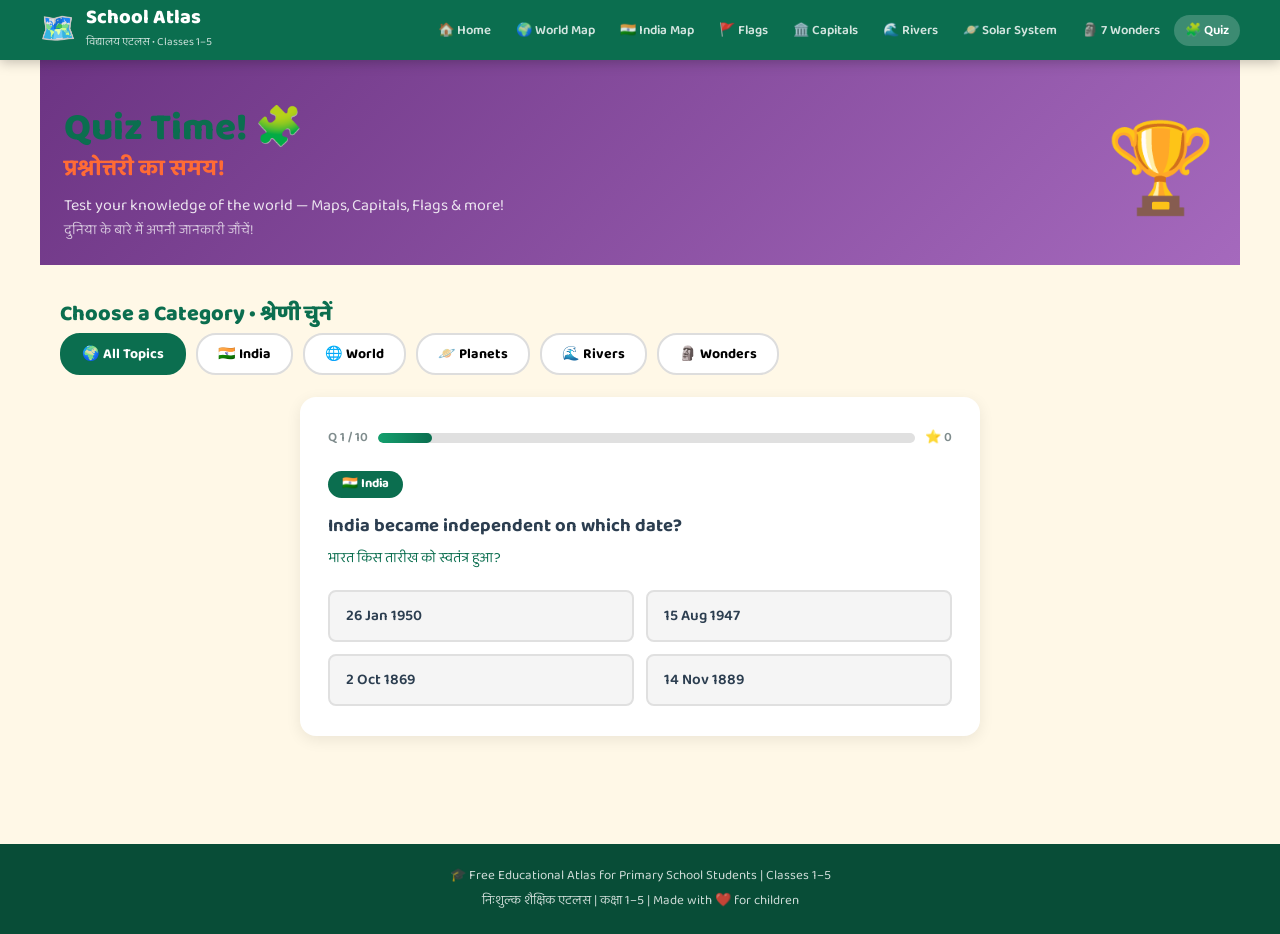
<file: quiz.html>
<!DOCTYPE html>
<html lang="en">
<head>
  <meta charset="UTF-8">
  <meta name="viewport" content="width=device-width, initial-scale=1.0">
  <title>Quiz Time! | School Atlas</title>
  <link rel="stylesheet" href="style.css">
  <style>
    .quiz-box {
      background: var(--bg-card);
      border-radius: var(--radius);
      box-shadow: var(--shadow);
      padding: 30px 28px;
      max-width: 680px;
      margin: 0 auto 28px;
    }
    .quiz-progress {
      display: flex; align-items: center; gap: 10px;
      margin-bottom: 22px;
    }
    .progress-bar {
      flex: 1; height: 10px; background: #e0e0e0; border-radius: 10px; overflow: hidden;
    }
    .progress-fill {
      height: 100%; background: linear-gradient(90deg, var(--primary-light), var(--primary));
      border-radius: 10px; transition: width 0.4s;
    }
    .q-number { font-size: .82rem; color: var(--text-light); font-weight: 600; white-space: nowrap; }
    .q-category {
      display: inline-block; background: var(--primary); color: white;
      padding: 3px 14px; border-radius: 20px; font-size: .8rem; font-weight: 700;
      margin-bottom: 14px;
    }
    .q-text { font-size: 1.15rem; font-weight: 700; color: var(--text); margin-bottom: 6px; }
    .q-hindi { font-size: .9rem; color: var(--primary); margin-bottom: 20px; }
    .options { display: grid; grid-template-columns: 1fr 1fr; gap: 12px; }
    .opt-btn {
      background: #f5f5f5; border: 2px solid #e0e0e0;
      border-radius: var(--radius-sm); padding: 12px 16px;
      font-size: .95rem; font-weight: 600; color: var(--text);
      cursor: pointer; text-align: left; transition: all 0.2s;
      font-family: inherit;
    }
    .opt-btn:hover:not(:disabled) { background: #e8f5e9; border-color: var(--primary-light); }
    .opt-btn.correct { background: #d4edda; border-color: #27ae60; color: #155724; }
    .opt-btn.wrong   { background: #f8d7da; border-color: #e74c3c; color: #721c24; }
    .opt-btn:disabled { cursor: default; }
    .feedback {
      margin-top: 18px; padding: 14px 18px;
      border-radius: var(--radius-sm); font-weight: 600; font-size: .95rem;
      display: none;
    }
    .feedback.show { display: block; }
    .feedback.correct { background: #d4edda; color: #155724; }
    .feedback.wrong   { background: #f8d7da; color: #721c24; }
    .next-btn {
      margin-top: 18px; background: var(--primary); color: white;
      border: none; border-radius: var(--radius-sm);
      padding: 12px 28px; font-size: 1rem; font-weight: 700;
      cursor: pointer; font-family: inherit; transition: background 0.2s;
      display: none;
    }
    .next-btn:hover { background: var(--primary-dark); }
    .next-btn.show { display: inline-block; }
    /* Score screen */
    .score-screen {
      text-align: center; padding: 40px 20px;
      display: none;
    }
    .score-screen.show { display: block; }
    .score-emoji { font-size: 5rem; }
    .score-big { font-size: 2.5rem; font-weight: 800; color: var(--primary); margin: 12px 0; }
    .score-msg { font-size: 1.1rem; color: var(--text-light); margin-bottom: 24px; }
    .restart-btn {
      background: var(--primary); color: white;
      border: none; border-radius: var(--radius-sm);
      padding: 14px 32px; font-size: 1.05rem; font-weight: 700;
      cursor: pointer; font-family: inherit;
    }
    .restart-btn:hover { background: var(--primary-dark); }
    .category-tabs { display: flex; flex-wrap: wrap; gap: 10px; margin-bottom: 22px; }
    .cat-tab {
      padding: 8px 20px; border-radius: 20px;
      border: 2px solid #ddd; background: white;
      font-weight: 700; font-size: .88rem; cursor: pointer;
      font-family: inherit; transition: all 0.2s;
    }
    .cat-tab.active { background: var(--primary); border-color: var(--primary); color: white; }
  </style>
</head>
<body>

<header>
  <div class="header-inner">
    <a href="index.html" class="logo">
      <span class="logo-icon">🗺️</span>
      <div>
        <h1>School Atlas</h1>
        <span class="sub">विद्यालय एटलस • Classes 1–5</span>
      </div>
    </a>
    <nav class="main-nav">
      <a href="index.html"        class="nav-link">🏠 Home</a>
      <a href="world-map.html"    class="nav-link">🌍 World Map</a>
      <a href="india-map.html"    class="nav-link">🇮🇳 India Map</a>
      <a href="flags.html"        class="nav-link">🚩 Flags</a>
      <a href="capitals.html"     class="nav-link">🏛️ Capitals</a>
      <a href="rivers.html"       class="nav-link">🌊 Rivers</a>
      <a href="solar-system.html" class="nav-link">🪐 Solar System</a>
      <a href="seven-wonders.html" class="nav-link">🗿 7 Wonders</a>
      <a href="quiz.html"         class="nav-link active">🧩 Quiz</a>
    </nav>
  </div>
</header>

<main>
  <div class="hero" style="background:linear-gradient(135deg,#6c3483,#a569bd);">
    <div class="hero-text">
      <h2>Quiz Time! 🧩</h2>
      <p class="hero-hin">प्रश्नोत्तरी का समय!</p>
      <p style="color:rgba(255,255,255,.85);margin-top:6px;">Test your knowledge of the world — Maps, Capitals, Flags & more!</p>
      <p style="color:rgba(255,255,255,.7);font-size:.88rem;">दुनिया के बारे में अपनी जानकारी जाँचें!</p>
    </div>
    <div class="hero-globe">🏆</div>
  </div>

  <div class="container">
    <!-- Category selector -->
    <p class="sec-title">Choose a Category • श्रेणी चुनें</p>
    <div class="category-tabs" id="cat-tabs">
      <button class="cat-tab active" data-cat="all">🌍 All Topics</button>
      <button class="cat-tab" data-cat="india">🇮🇳 India</button>
      <button class="cat-tab" data-cat="world">🌐 World</button>
      <button class="cat-tab" data-cat="planets">🪐 Planets</button>
      <button class="cat-tab" data-cat="rivers">🌊 Rivers</button>
      <button class="cat-tab" data-cat="wonders">🗿 Wonders</button>
    </div>

    <!-- Quiz area -->
    <div class="quiz-box" id="quiz-area">
      <div class="quiz-progress">
        <span class="q-number" id="q-num">Q 1 / 10</span>
        <div class="progress-bar"><div class="progress-fill" id="progress-fill" style="width:10%"></div></div>
        <span class="q-number" id="score-live">⭐ 0</span>
      </div>

      <div id="q-category" class="q-category">🌍 World</div>
      <div id="q-text" class="q-text">Loading question...</div>
      <div id="q-hindi" class="q-hindi"></div>

      <div class="options" id="options"></div>

      <div class="feedback" id="feedback"></div>
      <button class="next-btn" id="next-btn" onclick="nextQuestion()">Next Question →</button>
    </div>

    <!-- Score screen -->
    <div class="quiz-box score-screen" id="score-screen">
      <div class="score-emoji" id="score-emoji">🏆</div>
      <div class="score-big" id="score-big">8 / 10</div>
      <div class="score-msg" id="score-msg">Great job!</div>
      <p style="color:var(--text-light);margin-bottom:24px;font-size:.9rem;" id="score-hindi"></p>
      <button class="restart-btn" onclick="restartQuiz()">🔄 Play Again</button>
    </div>
  </div>
</main>

<footer>
  <p>🎓 Free Educational Atlas for Primary School Students | Classes 1–5</p>
  <p>निःशुल्क शैक्षिक एटलस | कक्षा 1–5 | Made with ❤️ for children</p>
</footer>

<script src="main.js"></script>
<script>
const ALL_QUESTIONS = [
  // India
  { cat:'india', q:'What is the capital of India?', hi:'भारत की राजधानी क्या है?', opts:['Mumbai','New Delhi','Kolkata','Chennai'], ans:1 },
  { cat:'india', q:'Which river is the longest in India?', hi:'भारत की सबसे लंबी नदी कौन सी है?', opts:['Yamuna','Brahmaputra','Ganga','Godavari'], ans:2 },
  { cat:'india', q:'India became independent on which date?', hi:'भारत किस तारीख को स्वतंत्र हुआ?', opts:['26 Jan 1950','15 Aug 1947','2 Oct 1869','14 Nov 1889'], ans:1 },
  { cat:'india', q:'Which is the tallest mountain in India?', hi:'भारत की सबसे ऊँची चोटी कौन सी है?', opts:['K2','Kanchenjunga','Nanda Devi','Annapurna'], ans:1 },
  { cat:'india', q:'How many states are there in India?', hi:'भारत में कितने राज्य हैं?', opts:['25','28','29','30'], ans:1 },
  { cat:'india', q:'The Taj Mahal is located in which city?', hi:'ताज महल किस शहर में है?', opts:['Delhi','Jaipur','Agra','Lucknow'], ans:2 },
  { cat:'india', q:'Which ocean surrounds India on three sides?', hi:'भारत के तीन तरफ कौन सा महासागर है?', opts:['Pacific','Atlantic','Indian','Arctic'], ans:2 },
  // World
  { cat:'world', q:'What is the largest country in the world by area?', hi:'क्षेत्रफल में दुनिया का सबसे बड़ा देश?', opts:['USA','China','Russia','Canada'], ans:2 },
  { cat:'world', q:'How many continents are there on Earth?', hi:'पृथ्वी पर कितने महाद्वीप हैं?', opts:['5','6','7','8'], ans:2 },
  { cat:'world', q:'Which is the smallest country in the world?', hi:'दुनिया का सबसे छोटा देश कौन सा है?', opts:['Monaco','San Marino','Vatican City','Maldives'], ans:2 },
  { cat:'world', q:'Which is the largest ocean in the world?', hi:'दुनिया का सबसे बड़ा महासागर कौन सा है?', opts:['Atlantic','Indian','Arctic','Pacific'], ans:3 },
  { cat:'world', q:'What is the capital of France?', hi:'फ्रांस की राजधानी क्या है?', opts:['Berlin','Paris','Rome','Madrid'], ans:1 },
  { cat:'world', q:'Which is the longest river in the world?', hi:'दुनिया की सबसे लंबी नदी कौन सी है?', opts:['Amazon','Nile','Yangtze','Mississippi'], ans:1 },
  { cat:'world', q:'How many countries are there in Africa?', hi:'अफ्रीका में कितने देश हैं?', opts:['44','54','64','74'], ans:1 },
  // Planets
  { cat:'planets', q:'Which is the largest planet in our Solar System?', hi:'सौर मंडल का सबसे बड़ा ग्रह?', opts:['Saturn','Uranus','Neptune','Jupiter'], ans:3 },
  { cat:'planets', q:'How many planets are in our Solar System?', hi:'हमारे सौर मंडल में कितने ग्रह हैं?', opts:['7','8','9','10'], ans:1 },
  { cat:'planets', q:'Which planet is closest to the Sun?', hi:'सूर्य के सबसे नज़दीक कौन सा ग्रह है?', opts:['Venus','Earth','Mars','Mercury'], ans:3 },
  { cat:'planets', q:'Which planet is known as the Red Planet?', hi:'लाल ग्रह किसे कहते हैं?', opts:['Venus','Jupiter','Mars','Saturn'], ans:2 },
  { cat:'planets', q:'Which planet has rings around it?', hi:'किस ग्रह के चारों ओर छल्ले हैं?', opts:['Jupiter','Mars','Saturn','Uranus'], ans:2 },
  { cat:'planets', q:'What is the name of Earth\'s natural satellite?', hi:'पृथ्वी के प्राकृतिक उपग्रह का नाम?', opts:['Sun','Moon','Pluto','Mars'], ans:1 },
  // Rivers
  { cat:'rivers', q:'Which is the longest river in the world?', hi:'दुनिया की सबसे लंबी नदी?', opts:['Amazon','Congo','Nile','Yangtze'], ans:2 },
  { cat:'rivers', q:'Which river flows through Egypt?', hi:'किस नदी के किनारे मिस्र है?', opts:['Amazon','Congo','Thames','Nile'], ans:3 },
  { cat:'rivers', q:'The River Ganga flows into which ocean?', hi:'गंगा नदी किस महासागर में मिलती है?', opts:['Pacific','Atlantic','Bay of Bengal','Arabian Sea'], ans:2 },
  { cat:'rivers', q:'Which is the longest river in South America?', hi:'दक्षिण अमेरिका की सबसे लंबी नदी?', opts:['Nile','Amazon','Mississippi','Yangtze'], ans:1 },
  // Wonders
  { cat:'wonders', q:'In which country is the Taj Mahal located?', hi:'ताज महल किस देश में है?', opts:['China','India','Egypt','Italy'], ans:1 },
  { cat:'wonders', q:'The Great Wall of China is approximately how long?', hi:'चीन की दीवार लगभग कितनी लंबी है?', opts:['1,000 km','5,000 km','21,000 km','50,000 km'], ans:2 },
  { cat:'wonders', q:'Which wonder is found in Peru?', hi:'पेरू में कौन सा अजूबा है?', opts:['Petra','Colosseum','Machu Picchu','Chichen Itza'], ans:2 },
  { cat:'wonders', q:'The Roman Colosseum is in which country?', hi:'रोमन कोलोसियम किस देश में है?', opts:['Greece','France','Spain','Italy'], ans:3 },
  { cat:'wonders', q:'Which wonder is called the "Rose City"?', hi:'किस अजूबे को "गुलाबी शहर" कहते हैं?', opts:['Machu Picchu','Petra','Chichen Itza','Taj Mahal'], ans:1 },
];

let questions = [];
let current = 0;
let score = 0;
let answered = false;
let selectedCat = 'all';

const CAT_ICONS = { india:'🇮🇳', world:'🌐', planets:'🪐', rivers:'🌊', wonders:'🗿', all:'🌍' };

function shuffle(arr) {
  const a = [...arr];
  for (let i = a.length - 1; i > 0; i--) {
    const j = Math.floor(Math.random() * (i + 1));
    [a[i], a[j]] = [a[j], a[i]];
  }
  return a;
}

function loadQuestions(cat) {
  const pool = cat === 'all' ? ALL_QUESTIONS : ALL_QUESTIONS.filter(q => q.cat === cat);
  questions = shuffle(pool).slice(0, 10);
  current = 0; score = 0;
}

function showQuestion() {
  answered = false;
  const q = questions[current];
  const total = questions.length;

  document.getElementById('q-num').textContent = `Q ${current + 1} / ${total}`;
  document.getElementById('progress-fill').style.width = `${((current + 1) / total) * 100}%`;
  document.getElementById('score-live').textContent = `⭐ ${score}`;
  document.getElementById('q-category').textContent = `${CAT_ICONS[q.cat] || '🌍'} ${q.cat.charAt(0).toUpperCase() + q.cat.slice(1)}`;
  document.getElementById('q-text').textContent = q.q;
  document.getElementById('q-hindi').textContent = q.hi;

  const opts = document.getElementById('options');
  opts.innerHTML = '';
  q.opts.forEach((opt, i) => {
    const btn = document.createElement('button');
    btn.className = 'opt-btn';
    btn.textContent = opt;
    btn.onclick = () => selectAnswer(i, q.ans);
    opts.appendChild(btn);
  });

  document.getElementById('feedback').classList.remove('show', 'correct', 'wrong');
  document.getElementById('next-btn').classList.remove('show');
}

function selectAnswer(chosen, correct) {
  if (answered) return;
  answered = true;
  const btns = document.querySelectorAll('.opt-btn');
  btns.forEach((b, i) => {
    b.disabled = true;
    if (i === correct) b.classList.add('correct');
    else if (i === chosen) b.classList.add('wrong');
  });

  const fb = document.getElementById('feedback');
  if (chosen === correct) {
    score++;
    fb.textContent = '✅ Correct! शाबाश! Well done!';
    fb.className = 'feedback correct show';
  } else {
    fb.textContent = `❌ Oops! The correct answer is: ${questions[current].opts[correct]}`;
    fb.className = 'feedback wrong show';
  }
  document.getElementById('score-live').textContent = `⭐ ${score}`;
  document.getElementById('next-btn').classList.add('show');
}

function nextQuestion() {
  current++;
  if (current >= questions.length) {
    showScore();
  } else {
    showQuestion();
  }
}

function showScore() {
  document.getElementById('quiz-area').style.display = 'none';
  const ss = document.getElementById('score-screen');
  ss.classList.add('show');

  const total = questions.length;
  const pct = score / total;
  let emoji, msg, hindi;
  if (pct === 1)         { emoji = '🏆'; msg = 'Perfect Score! Brilliant!';         hindi = 'शत-प्रतिशत! बहुत शानदार!'; }
  else if (pct >= 0.8)   { emoji = '🌟'; msg = 'Excellent! Almost perfect!';         hindi = 'उत्कृष्ट! लगभग सही!'; }
  else if (pct >= 0.6)   { emoji = '👍'; msg = 'Good job! Keep practising!';         hindi = 'अच्छा किया! अभ्यास जारी रखो!'; }
  else if (pct >= 0.4)   { emoji = '📚'; msg = 'Nice try! Read more and try again.'; hindi = 'अच्छी कोशिश! और पढ़ो और फिर कोशिश करो!'; }
  else                   { emoji = '💪'; msg = 'Keep going! You\'ll do better next time.'; hindi = 'हार मत मानो! अगली बार बेहतर करोगे।'; }

  document.getElementById('score-emoji').textContent = emoji;
  document.getElementById('score-big').textContent = `${score} / ${total}`;
  document.getElementById('score-msg').textContent = msg;
  document.getElementById('score-hindi').textContent = hindi;
}

function restartQuiz() {
  document.getElementById('quiz-area').style.display = '';
  document.getElementById('score-screen').classList.remove('show');
  loadQuestions(selectedCat);
  showQuestion();
}

// Category tab logic
document.getElementById('cat-tabs').addEventListener('click', e => {
  const btn = e.target.closest('.cat-tab');
  if (!btn) return;
  document.querySelectorAll('.cat-tab').forEach(b => b.classList.remove('active'));
  btn.classList.add('active');
  selectedCat = btn.dataset.cat;
  restartQuiz();
});

// Start!
loadQuestions('all');
showQuestion();
</script>
</body>
</html>
</file>
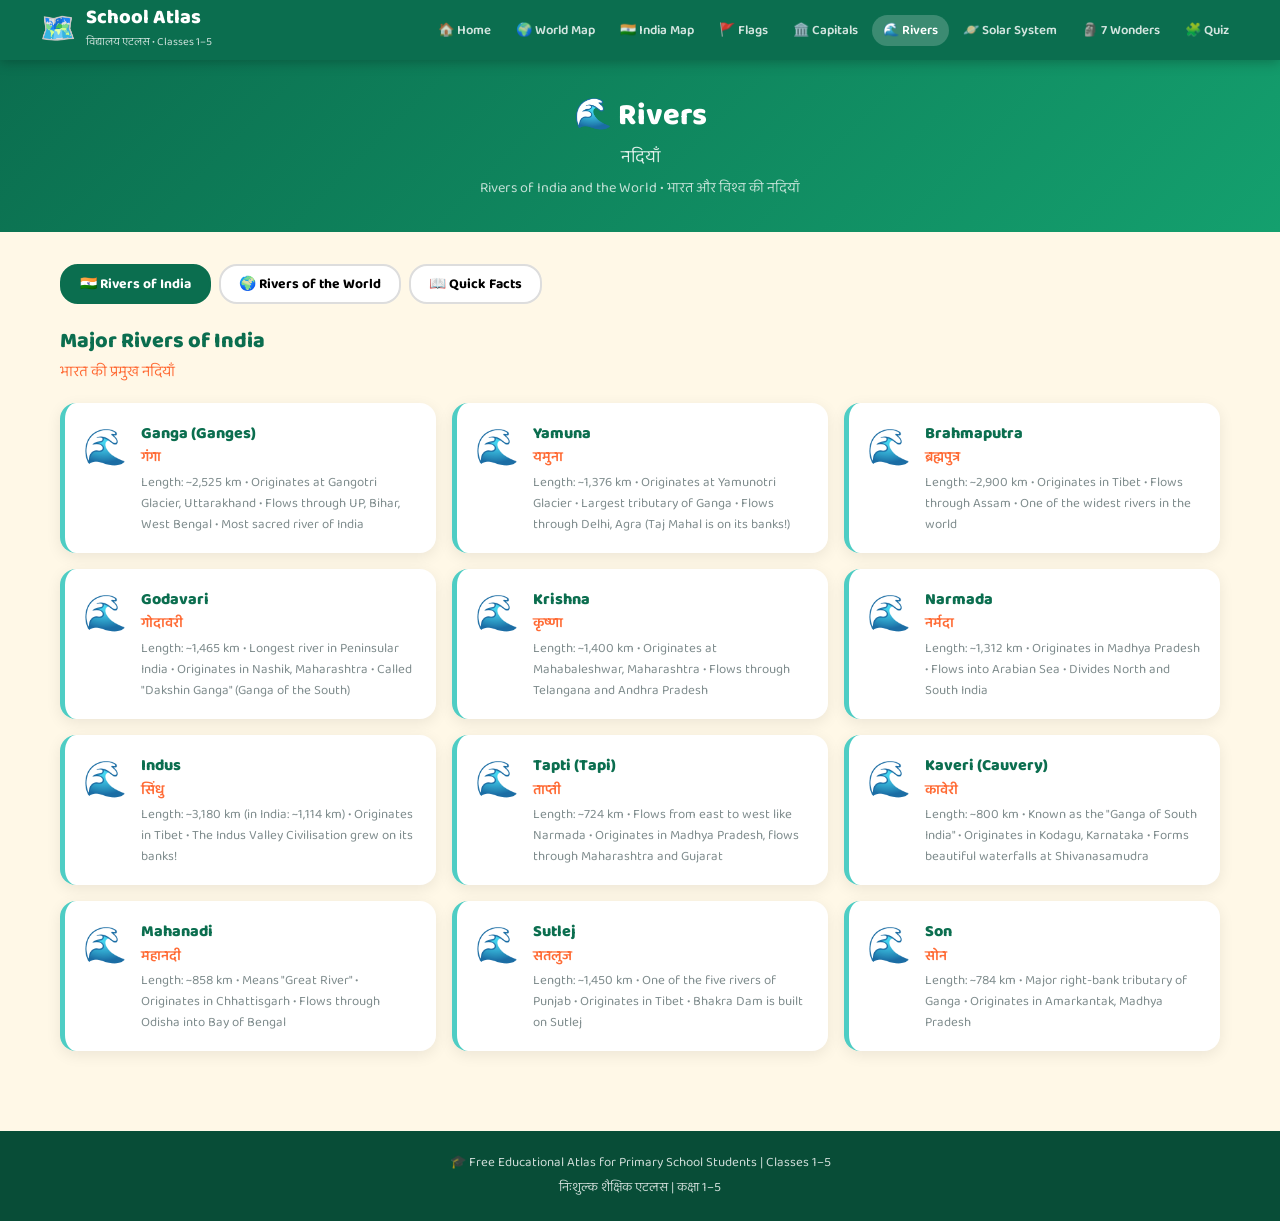
<file: rivers.html>
<!DOCTYPE html>
<html lang="en">
<head>
  <meta charset="UTF-8">
  <meta name="viewport" content="width=device-width, initial-scale=1.0">
  <title>Rivers | School Atlas</title>
  <link rel="stylesheet" href="style.css">
</head>
<body>

<header>
  <div class="header-inner">
    <a href="index.html" class="logo">
      <span class="logo-icon">🗺️</span>
      <div><h1>School Atlas</h1><span class="sub">विद्यालय एटलस • Classes 1–5</span></div>
    </a>
    <nav class="main-nav">
      <a href="index.html"        class="nav-link">🏠 Home</a>
      <a href="world-map.html"    class="nav-link">🌍 World Map</a>
      <a href="india-map.html"    class="nav-link">🇮🇳 India Map</a>
      <a href="flags.html"        class="nav-link">🚩 Flags</a>
      <a href="capitals.html"     class="nav-link">🏛️ Capitals</a>
      <a href="rivers.html"       class="nav-link active">🌊 Rivers</a>
      <a href="solar-system.html" class="nav-link">🪐 Solar System</a>
      <a href="seven-wonders.html" class="nav-link">🗿 7 Wonders</a>
      <a href="quiz.html"         class="nav-link">🧩 Quiz</a>
    </nav>
  </div>
</header>

<div class="page-header">
  <h2>🌊 Rivers</h2>
  <p class="hin">नदियाँ</p>
  <p>Rivers of India and the World • भारत और विश्व की नदियाँ</p>
</div>

<div class="container">

  <!-- Tabs -->
  <div class="tabs">
    <button class="tbtn active" data-tab="india-rivers">🇮🇳 Rivers of India</button>
    <button class="tbtn" data-tab="world-rivers">🌍 Rivers of the World</button>
    <button class="tbtn" data-tab="river-facts">📖 Quick Facts</button>
  </div>

  <!-- India Rivers -->
  <div id="india-rivers" class="tpanel active">
    <p class="sec-title">Major Rivers of India</p>
    <p class="sec-hindi">भारत की प्रमुख नदियाँ</p>
    <div class="rivers-grid">
      <div class="river-card"><span class="ri">🌊</span><div>
        <div class="rname">Ganga (Ganges)</div>
        <div class="rhin">गंगा</div>
        <div class="rfact">Length: ~2,525 km • Originates at Gangotri Glacier, Uttarakhand • Flows through UP, Bihar, West Bengal • Most sacred river of India</div>
      </div></div>
      <div class="river-card"><span class="ri">🌊</span><div>
        <div class="rname">Yamuna</div>
        <div class="rhin">यमुना</div>
        <div class="rfact">Length: ~1,376 km • Originates at Yamunotri Glacier • Largest tributary of Ganga • Flows through Delhi, Agra (Taj Mahal is on its banks!)</div>
      </div></div>
      <div class="river-card"><span class="ri">🌊</span><div>
        <div class="rname">Brahmaputra</div>
        <div class="rhin">ब्रह्मपुत्र</div>
        <div class="rfact">Length: ~2,900 km • Originates in Tibet • Flows through Assam • One of the widest rivers in the world</div>
      </div></div>
      <div class="river-card"><span class="ri">🌊</span><div>
        <div class="rname">Godavari</div>
        <div class="rhin">गोदावरी</div>
        <div class="rfact">Length: ~1,465 km • Longest river in Peninsular India • Originates in Nashik, Maharashtra • Called "Dakshin Ganga" (Ganga of the South)</div>
      </div></div>
      <div class="river-card"><span class="ri">🌊</span><div>
        <div class="rname">Krishna</div>
        <div class="rhin">कृष्णा</div>
        <div class="rfact">Length: ~1,400 km • Originates at Mahabaleshwar, Maharashtra • Flows through Telangana and Andhra Pradesh</div>
      </div></div>
      <div class="river-card"><span class="ri">🌊</span><div>
        <div class="rname">Narmada</div>
        <div class="rhin">नर्मदा</div>
        <div class="rfact">Length: ~1,312 km • Originates in Madhya Pradesh • Flows into Arabian Sea • Divides North and South India</div>
      </div></div>
      <div class="river-card"><span class="ri">🌊</span><div>
        <div class="rname">Indus</div>
        <div class="rhin">सिंधु</div>
        <div class="rfact">Length: ~3,180 km (in India: ~1,114 km) • Originates in Tibet • The Indus Valley Civilisation grew on its banks!</div>
      </div></div>
      <div class="river-card"><span class="ri">🌊</span><div>
        <div class="rname">Tapti (Tapi)</div>
        <div class="rhin">ताप्ती</div>
        <div class="rfact">Length: ~724 km • Flows from east to west like Narmada • Originates in Madhya Pradesh, flows through Maharashtra and Gujarat</div>
      </div></div>
      <div class="river-card"><span class="ri">🌊</span><div>
        <div class="rname">Kaveri (Cauvery)</div>
        <div class="rhin">कावेरी</div>
        <div class="rfact">Length: ~800 km • Known as the "Ganga of South India" • Originates in Kodagu, Karnataka • Forms beautiful waterfalls at Shivanasamudra</div>
      </div></div>
      <div class="river-card"><span class="ri">🌊</span><div>
        <div class="rname">Mahanadi</div>
        <div class="rhin">महानदी</div>
        <div class="rfact">Length: ~858 km • Means "Great River" • Originates in Chhattisgarh • Flows through Odisha into Bay of Bengal</div>
      </div></div>
      <div class="river-card"><span class="ri">🌊</span><div>
        <div class="rname">Sutlej</div>
        <div class="rhin">सतलुज</div>
        <div class="rfact">Length: ~1,450 km • One of the five rivers of Punjab • Originates in Tibet • Bhakra Dam is built on Sutlej</div>
      </div></div>
      <div class="river-card"><span class="ri">🌊</span><div>
        <div class="rname">Son</div>
        <div class="rhin">सोन</div>
        <div class="rfact">Length: ~784 km • Major right-bank tributary of Ganga • Originates in Amarkantak, Madhya Pradesh</div>
      </div></div>
    </div>
  </div>

  <!-- World Rivers -->
  <div id="world-rivers" class="tpanel">
    <p class="sec-title">Major Rivers of the World</p>
    <p class="sec-hindi">विश्व की प्रमुख नदियाँ</p>
    <div class="rivers-grid">
      <div class="river-card" style="border-left-color:#3498db;"><span class="ri">🌊</span><div>
        <div class="rname">Nile</div>
        <div class="rhin">नील नदी</div>
        <div class="rfact">Length: 6,650 km • World's longest river • Flows through Egypt and Sudan into Mediterranean Sea • Ancient Egyptian civilisation grew on its banks</div>
      </div></div>
      <div class="river-card" style="border-left-color:#27ae60;"><span class="ri">🌊</span><div>
        <div class="rname">Amazon</div>
        <div class="rhin">अमेज़न नदी</div>
        <div class="rfact">Length: 6,400 km • World's largest river by water flow • Flows through South America (Brazil) • Surrounded by the world's largest rainforest!</div>
      </div></div>
      <div class="river-card" style="border-left-color:#e74c3c;"><span class="ri">🌊</span><div>
        <div class="rname">Yangtze</div>
        <div class="rhin">यांग्त्ज़ी नदी</div>
        <div class="rfact">Length: 6,300 km • Longest river in Asia • Flows through China • Three Gorges Dam is built on Yangtze</div>
      </div></div>
      <div class="river-card" style="border-left-color:#f39c12;"><span class="ri">🌊</span><div>
        <div class="rname">Mississippi-Missouri</div>
        <div class="rhin">मिसिसिपी-मिसौरी</div>
        <div class="rfact">Length: 6,275 km • Largest river system in North America • Flows through the USA into Gulf of Mexico</div>
      </div></div>
      <div class="river-card" style="border-left-color:#9b59b6;"><span class="ri">🌊</span><div>
        <div class="rname">Yenisei</div>
        <div class="rhin">येनिसी नदी</div>
        <div class="rfact">Length: 5,539 km • Largest river system in Russia • Flows into the Arctic Ocean</div>
      </div></div>
      <div class="river-card" style="border-left-color:#1abc9c;"><span class="ri">🌊</span><div>
        <div class="rname">Congo</div>
        <div class="rhin">कांगो नदी</div>
        <div class="rfact">Length: 4,700 km • Deepest river in the world • Flows through central Africa • Surrounded by the Congo Rainforest</div>
      </div></div>
      <div class="river-card" style="border-left-color:#2980b9;"><span class="ri">🌊</span><div>
        <div class="rname">Volga</div>
        <div class="rhin">वोल्गा नदी</div>
        <div class="rfact">Length: 3,530 km • Longest river in Europe • Flows through Russia into Caspian Sea • Called "Mother Volga" by Russians</div>
      </div></div>
      <div class="river-card" style="border-left-color:#e67e22;"><span class="ri">🌊</span><div>
        <div class="rname">Niger</div>
        <div class="rhin">नाइजर नदी</div>
        <div class="rfact">Length: 4,180 km • Third longest river in Africa • Flows through West Africa, including Nigeria</div>
      </div></div>
      <div class="river-card" style="border-left-color:#8e44ad;"><span class="ri">🌊</span><div>
        <div class="rname">Danube</div>
        <div class="rhin">डेन्यूब नदी</div>
        <div class="rfact">Length: 2,860 km • Second longest river in Europe • Flows through 10 countries including Austria, Hungary, Romania</div>
      </div></div>
      <div class="river-card" style="border-left-color:#16a085;"><span class="ri">🌊</span><div>
        <div class="rname">Rhine</div>
        <div class="rhin">राइन नदी</div>
        <div class="rfact">Length: 1,230 km • Important river in Europe • Flows through Switzerland, Germany and Netherlands into North Sea</div>
      </div></div>
      <div class="river-card" style="border-left-color:#c0392b;"><span class="ri">🌊</span><div>
        <div class="rname">Thames</div>
        <div class="rhin">टेम्स नदी</div>
        <div class="rfact">Length: 346 km • River of London, UK • Tower Bridge and Big Ben are on its banks • Most famous river of England</div>
      </div></div>
      <div class="river-card" style="border-left-color:#d35400;"><span class="ri">🌊</span><div>
        <div class="rname">Murray-Darling</div>
        <div class="rhin">मरे-डार्लिंग</div>
        <div class="rfact">Length: 3,750 km • Longest river system in Australia • Very important for farming in Australia</div>
      </div></div>
    </div>
  </div>

  <!-- River Facts Tab -->
  <div id="river-facts" class="tpanel">
    <p class="sec-title">Quick River Facts</p>
    <p class="sec-hindi">नदियों के बारे में रोचक तथ्य</p>
    <div style="display:grid;grid-template-columns:repeat(auto-fill,minmax(260px,1fr));gap:16px;">
      <div style="background:white;border-radius:12px;padding:18px;box-shadow:var(--shadow);border-top:4px solid #3498db;">
        <div style="font-size:2rem;margin-bottom:8px;">🏆</div>
        <strong>Longest River</strong><br>
        <span style="color:var(--orange);">विश्व की सबसे लंबी नदी</span><br>
        <span style="font-size:.9rem;margin-top:4px;display:block;"><b>Nile River</b> (नील नदी) — 6,650 km, Africa</span>
      </div>
      <div style="background:white;border-radius:12px;padding:18px;box-shadow:var(--shadow);border-top:4px solid #27ae60;">
        <div style="font-size:2rem;margin-bottom:8px;">💧</div>
        <strong>Most Water Flow</strong><br>
        <span style="color:var(--orange);">सबसे अधिक जल प्रवाह</span><br>
        <span style="font-size:.9rem;margin-top:4px;display:block;"><b>Amazon River</b> (अमेज़न) — South America</span>
      </div>
      <div style="background:white;border-radius:12px;padding:18px;box-shadow:var(--shadow);border-top:4px solid #e74c3c;">
        <div style="font-size:2rem;margin-bottom:8px;">🇮🇳</div>
        <strong>Longest River in India</strong><br>
        <span style="color:var(--orange);">भारत की सबसे लंबी नदी</span><br>
        <span style="font-size:.9rem;margin-top:4px;display:block;"><b>Ganga</b> (गंगा) — 2,525 km</span>
      </div>
      <div style="background:white;border-radius:12px;padding:18px;box-shadow:var(--shadow);border-top:4px solid #9b59b6;">
        <div style="font-size:2rem;margin-bottom:8px;">⬇️</div>
        <strong>Deepest River</strong><br>
        <span style="color:var(--orange);">दुनिया की सबसे गहरी नदी</span><br>
        <span style="font-size:.9rem;margin-top:4px;display:block;"><b>Congo River</b> (कांगो) — over 220 m deep</span>
      </div>
      <div style="background:white;border-radius:12px;padding:18px;box-shadow:var(--shadow);border-top:4px solid #f39c12;">
        <div style="font-size:2rem;margin-bottom:8px;">🌏</div>
        <strong>Longest in Asia</strong><br>
        <span style="color:var(--orange);">एशिया की सबसे लंबी नदी</span><br>
        <span style="font-size:.9rem;margin-top:4px;display:block;"><b>Yangtze</b> (यांग्त्ज़ी) — 6,300 km, China</span>
      </div>
      <div style="background:white;border-radius:12px;padding:18px;box-shadow:var(--shadow);border-top:4px solid #1abc9c;">
        <div style="font-size:2rem;margin-bottom:8px;">🌍</div>
        <strong>Longest in Europe</strong><br>
        <span style="color:var(--orange);">यूरोप की सबसे लंबी नदी</span><br>
        <span style="font-size:.9rem;margin-top:4px;display:block;"><b>Volga</b> (वोल्गा) — 3,530 km, Russia</span>
      </div>
    </div>
  </div>

</div>

<footer>
  <p>🎓 Free Educational Atlas for Primary School Students | Classes 1–5</p>
  <p>निःशुल्क शैक्षिक एटलस | कक्षा 1–5</p>
</footer>

<script src="main.js"></script>
</body>
</html>
</file>
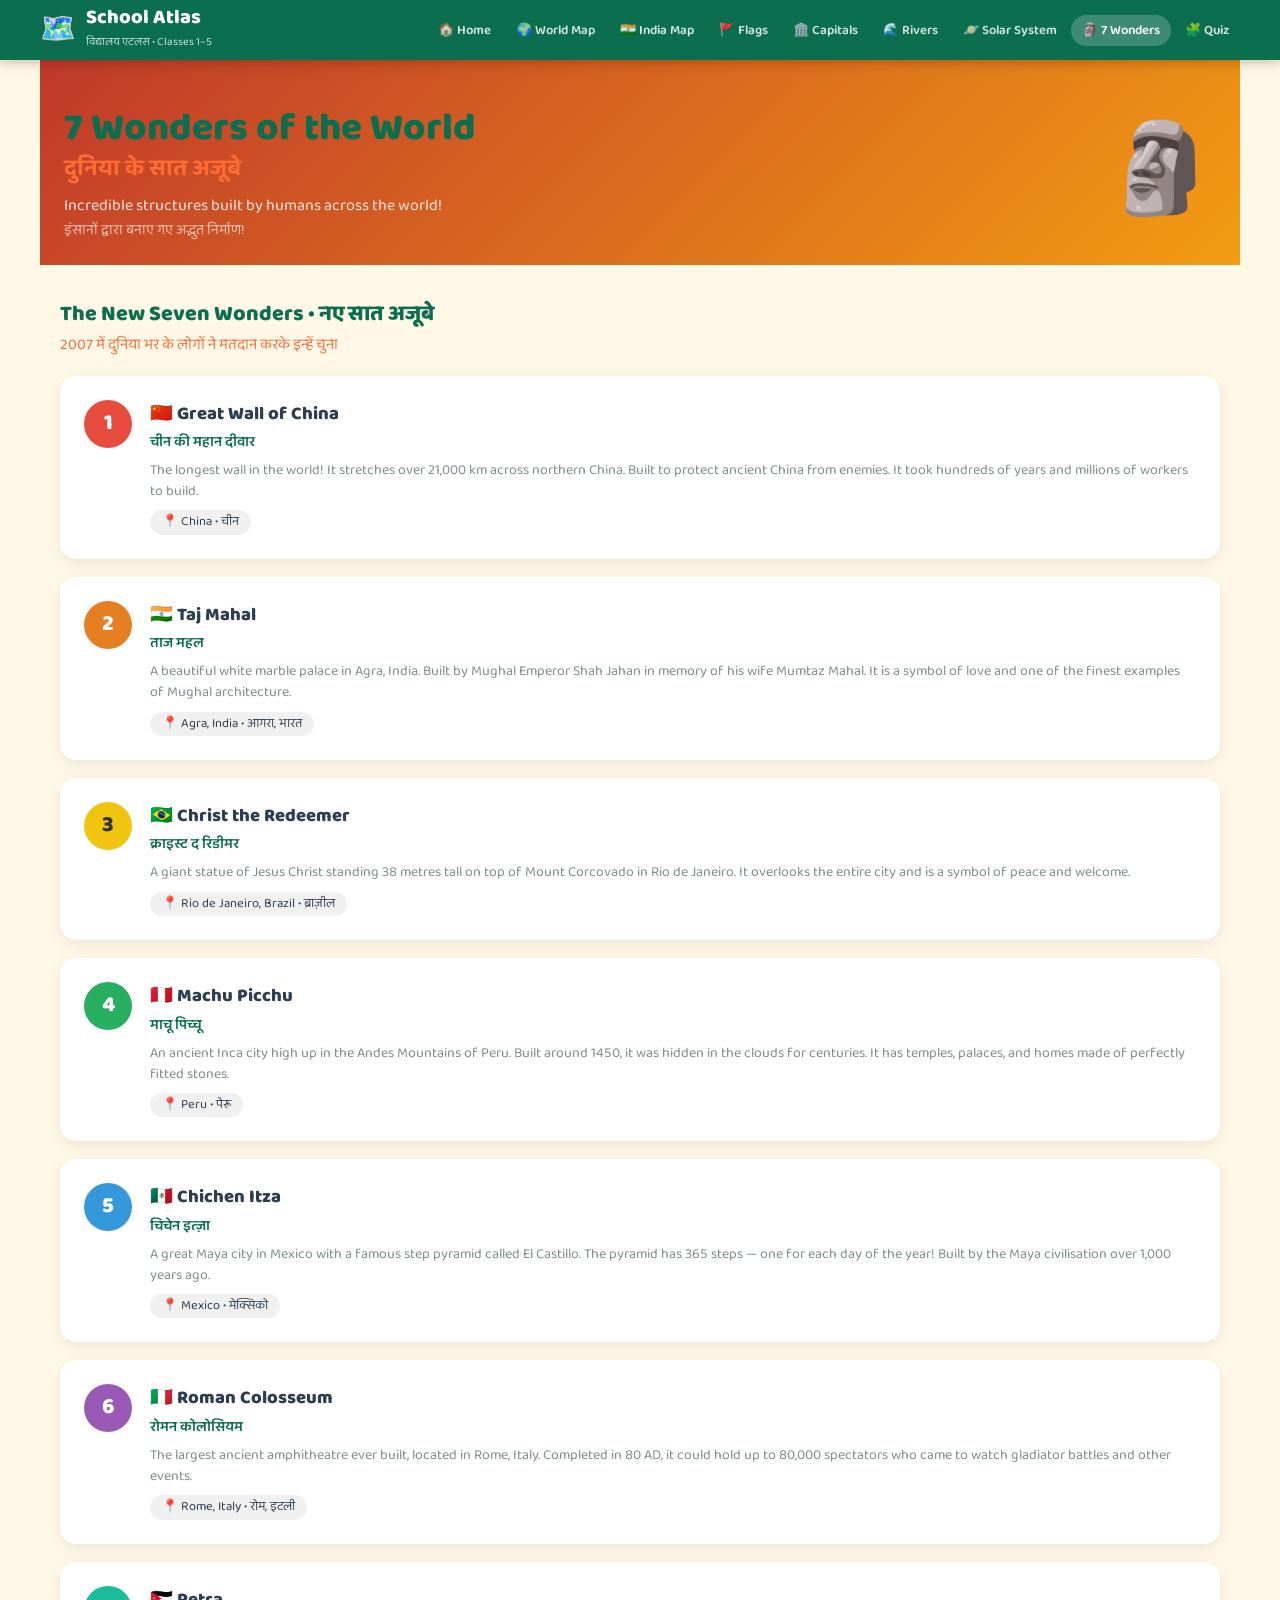
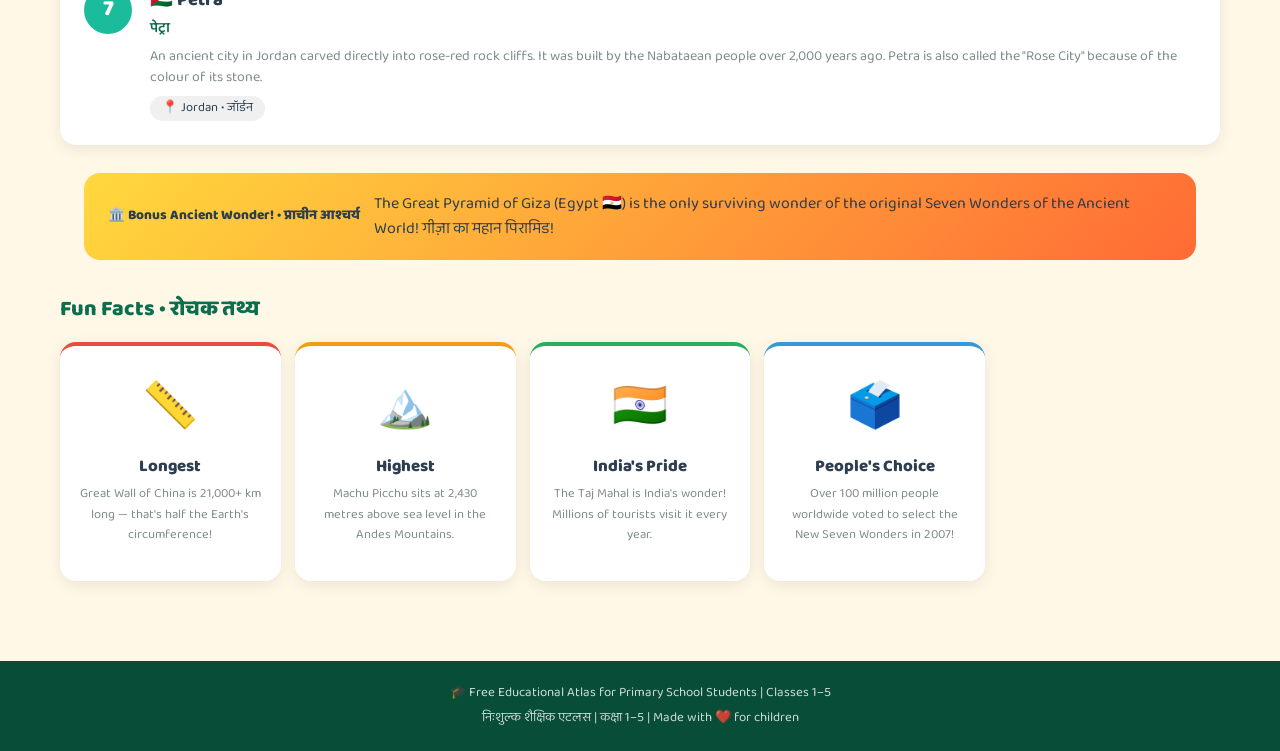
<file: seven-wonders.html>
<!DOCTYPE html>
<html lang="en">
<head>
  <meta charset="UTF-8">
  <meta name="viewport" content="width=device-width, initial-scale=1.0">
  <title>7 Wonders of the World | School Atlas</title>
  <link rel="stylesheet" href="style.css">
  <style>
    .wonder-card {
      background: var(--bg-card);
      border-radius: var(--radius);
      box-shadow: var(--shadow);
      padding: 24px;
      display: flex;
      gap: 18px;
      align-items: flex-start;
      transition: box-shadow 0.2s, transform 0.2s;
      margin-bottom: 18px;
    }
    .wonder-card:hover { box-shadow: var(--shadow-hover); transform: translateY(-3px); }
    .wonder-num {
      min-width: 48px; height: 48px;
      border-radius: 50%;
      display: flex; align-items: center; justify-content: center;
      font-size: 1.4rem; font-weight: 800; color: white;
      flex-shrink: 0;
    }
    .wonder-body h3 { font-size: 1.15rem; font-weight: 800; color: var(--text); margin-bottom: 2px; }
    .wonder-body .hindi { font-size: .9rem; color: var(--primary); font-weight: 600; margin-bottom: 6px; }
    .wonder-body p { font-size: .88rem; color: var(--text-light); line-height: 1.5; }
    .wonder-body .location {
      display: inline-block; margin-top: 8px;
      background: #f0f0f0; border-radius: 20px;
      padding: 2px 12px; font-size: .8rem; color: var(--text);
    }
    .colors { background: linear-gradient(135deg, #e74c3c, #f39c12, #27ae60, #3498db, #9b59b6, #e67e22, #1abc9c); }
  </style>
</head>
<body>

<header>
  <div class="header-inner">
    <a href="index.html" class="logo">
      <span class="logo-icon">🗺️</span>
      <div>
        <h1>School Atlas</h1>
        <span class="sub">विद्यालय एटलस • Classes 1–5</span>
      </div>
    </a>
    <nav class="main-nav">
      <a href="index.html"        class="nav-link">🏠 Home</a>
      <a href="world-map.html"    class="nav-link">🌍 World Map</a>
      <a href="india-map.html"    class="nav-link">🇮🇳 India Map</a>
      <a href="flags.html"        class="nav-link">🚩 Flags</a>
      <a href="capitals.html"     class="nav-link">🏛️ Capitals</a>
      <a href="rivers.html"       class="nav-link">🌊 Rivers</a>
      <a href="solar-system.html" class="nav-link">🪐 Solar System</a>
      <a href="seven-wonders.html" class="nav-link active">🗿 7 Wonders</a>
      <a href="quiz.html"         class="nav-link">🧩 Quiz</a>
    </nav>
  </div>
</header>

<main>
  <div class="hero" style="background:linear-gradient(135deg,#c0392b,#f39c12);">
    <div class="hero-text">
      <h2>7 Wonders of the World</h2>
      <p class="hero-hin">दुनिया के सात अजूबे</p>
      <p style="color:rgba(255,255,255,.85);margin-top:6px;">Incredible structures built by humans across the world!</p>
      <p style="color:rgba(255,255,255,.7);font-size:.88rem;">इंसानों द्वारा बनाए गए अद्भुत निर्माण!</p>
    </div>
    <div class="hero-globe">🗿</div>
  </div>

  <div class="container">
    <p class="sec-title">The New Seven Wonders • नए सात अजूबे</p>
    <p class="sec-hindi">2007 में दुनिया भर के लोगों ने मतदान करके इन्हें चुना</p>

    <div class="wonder-card">
      <div class="wonder-num" style="background:#e74c3c;">1</div>
      <div class="wonder-body">
        <h3>🇨🇳 Great Wall of China</h3>
        <div class="hindi">चीन की महान दीवार</div>
        <p>The longest wall in the world! It stretches over 21,000 km across northern China. Built to protect ancient China from enemies. It took hundreds of years and millions of workers to build.</p>
        <span class="location">📍 China • चीन</span>
      </div>
    </div>

    <div class="wonder-card">
      <div class="wonder-num" style="background:#e67e22;">2</div>
      <div class="wonder-body">
        <h3>🇮🇳 Taj Mahal</h3>
        <div class="hindi">ताज महल</div>
        <p>A beautiful white marble palace in Agra, India. Built by Mughal Emperor Shah Jahan in memory of his wife Mumtaz Mahal. It is a symbol of love and one of the finest examples of Mughal architecture.</p>
        <span class="location">📍 Agra, India • आगरा, भारत</span>
      </div>
    </div>

    <div class="wonder-card">
      <div class="wonder-num" style="background:#f1c40f;color:#333;">3</div>
      <div class="wonder-body">
        <h3>🇧🇷 Christ the Redeemer</h3>
        <div class="hindi">क्राइस्ट द रिडीमर</div>
        <p>A giant statue of Jesus Christ standing 38 metres tall on top of Mount Corcovado in Rio de Janeiro. It overlooks the entire city and is a symbol of peace and welcome.</p>
        <span class="location">📍 Rio de Janeiro, Brazil • ब्राज़ील</span>
      </div>
    </div>

    <div class="wonder-card">
      <div class="wonder-num" style="background:#27ae60;">4</div>
      <div class="wonder-body">
        <h3>🇵🇪 Machu Picchu</h3>
        <div class="hindi">माचू पिच्चू</div>
        <p>An ancient Inca city high up in the Andes Mountains of Peru. Built around 1450, it was hidden in the clouds for centuries. It has temples, palaces, and homes made of perfectly fitted stones.</p>
        <span class="location">📍 Peru • पेरू</span>
      </div>
    </div>

    <div class="wonder-card">
      <div class="wonder-num" style="background:#3498db;">5</div>
      <div class="wonder-body">
        <h3>🇲🇽 Chichen Itza</h3>
        <div class="hindi">चिचेन इत्ज़ा</div>
        <p>A great Maya city in Mexico with a famous step pyramid called El Castillo. The pyramid has 365 steps — one for each day of the year! Built by the Maya civilisation over 1,000 years ago.</p>
        <span class="location">📍 Mexico • मेक्सिको</span>
      </div>
    </div>

    <div class="wonder-card">
      <div class="wonder-num" style="background:#9b59b6;">6</div>
      <div class="wonder-body">
        <h3>🇮🇹 Roman Colosseum</h3>
        <div class="hindi">रोमन कोलोसियम</div>
        <p>The largest ancient amphitheatre ever built, located in Rome, Italy. Completed in 80 AD, it could hold up to 80,000 spectators who came to watch gladiator battles and other events.</p>
        <span class="location">📍 Rome, Italy • रोम, इटली</span>
      </div>
    </div>

    <div class="wonder-card">
      <div class="wonder-num" style="background:#1abc9c;">7</div>
      <div class="wonder-body">
        <h3>🇯🇴 Petra</h3>
        <div class="hindi">पेट्रा</div>
        <p>An ancient city in Jordan carved directly into rose-red rock cliffs. It was built by the Nabataean people over 2,000 years ago. Petra is also called the "Rose City" because of the colour of its stone.</p>
        <span class="location">📍 Jordan • जॉर्डन</span>
      </div>
    </div>

    <!-- Bonus: Ancient Wonder -->
    <div class="fact-banner" style="margin-top:28px;">
      <div class="fact-inner">
        <span class="fact-label">🏛️ Bonus Ancient Wonder! • प्राचीन आश्चर्य</span>
        <span>The Great Pyramid of Giza (Egypt 🇪🇬) is the only surviving wonder of the original Seven Wonders of the Ancient World! गीज़ा का महान पिरामिड!</span>
      </div>
    </div>

    <!-- Fun facts -->
    <p class="sec-title" style="margin-top:32px;">Fun Facts • रोचक तथ्य</p>
    <div style="display:grid;grid-template-columns:repeat(auto-fill,minmax(220px,1fr));gap:14px;margin-top:16px;">
      <div class="s-card" style="border-top:4px solid #e74c3c;cursor:default;">
        <span class="ci">📏</span>
        <h3>Longest</h3>
        <p>Great Wall of China is 21,000+ km long — that's half the Earth's circumference!</p>
      </div>
      <div class="s-card" style="border-top:4px solid #f39c12;cursor:default;">
        <span class="ci">🏔️</span>
        <h3>Highest</h3>
        <p>Machu Picchu sits at 2,430 metres above sea level in the Andes Mountains.</p>
      </div>
      <div class="s-card" style="border-top:4px solid #27ae60;cursor:default;">
        <span class="ci">🇮🇳</span>
        <h3>India's Pride</h3>
        <p>The Taj Mahal is India's wonder! Millions of tourists visit it every year.</p>
      </div>
      <div class="s-card" style="border-top:4px solid #3498db;cursor:default;">
        <span class="ci">🗳️</span>
        <h3>People's Choice</h3>
        <p>Over 100 million people worldwide voted to select the New Seven Wonders in 2007!</p>
      </div>
    </div>
  </div>
</main>

<footer>
  <p>🎓 Free Educational Atlas for Primary School Students | Classes 1–5</p>
  <p>निःशुल्क शैक्षिक एटलस | कक्षा 1–5 | Made with ❤️ for children</p>
</footer>

<script src="main.js"></script>
</body>
</html>
</file>
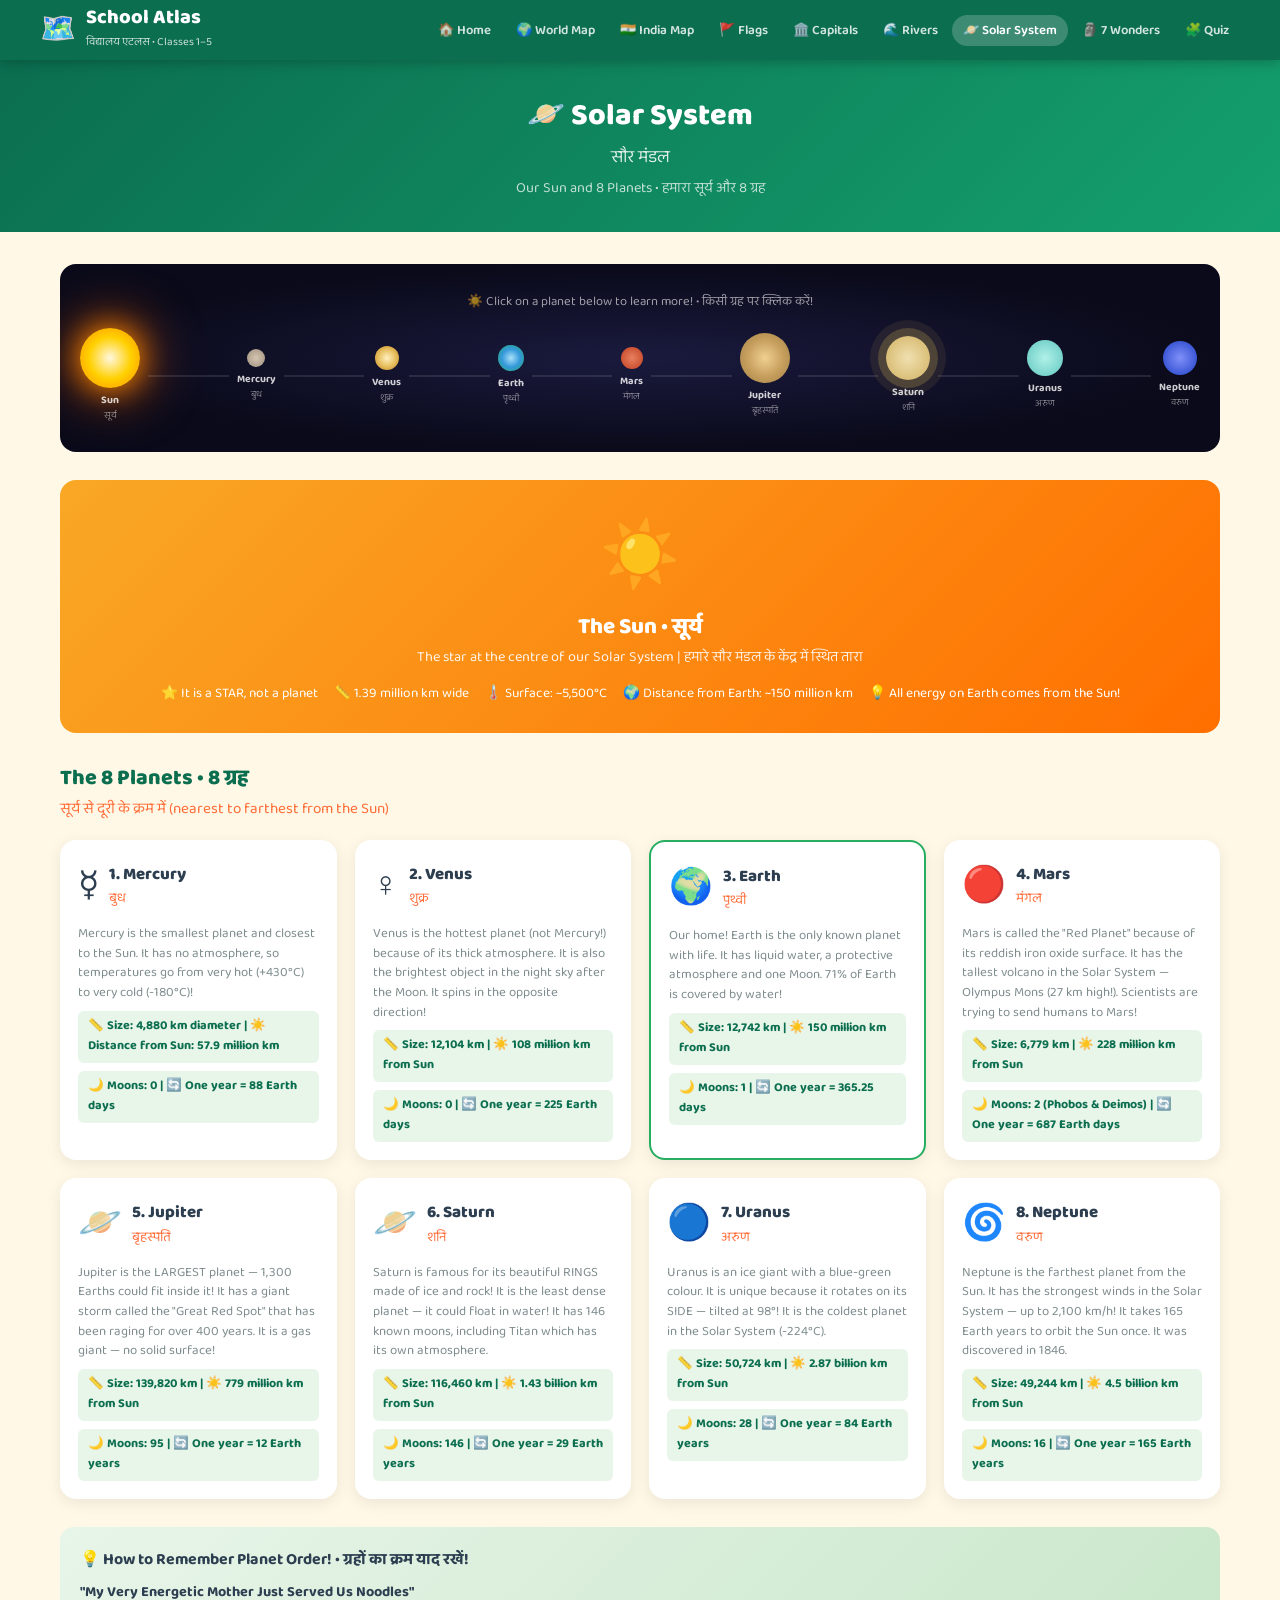
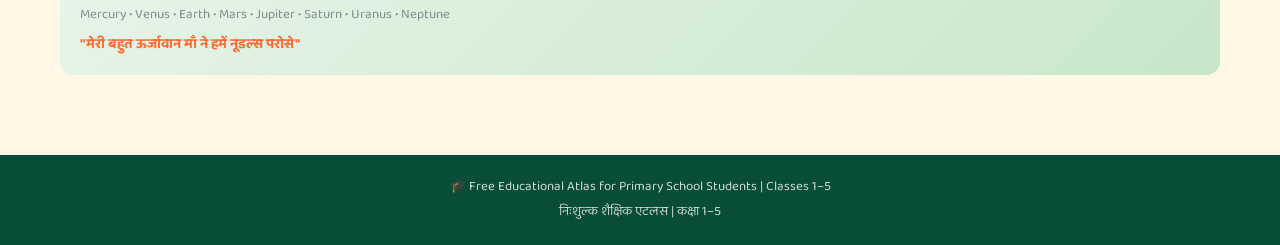
<file: solar-system.html>
<!DOCTYPE html>
<html lang="en">
<head>
  <meta charset="UTF-8">
  <meta name="viewport" content="width=device-width, initial-scale=1.0">
  <title>Solar System | School Atlas</title>
  <link rel="stylesheet" href="style.css">
  <style>
    .solar-visual {
      background: radial-gradient(ellipse at center, #1a1a3e 0%, #0a0a1a 70%);
      border-radius: var(--radius); padding: 28px 20px; margin-bottom: 28px;
      overflow-x: auto; text-align: center;
    }
    .orbit-row {
      display: flex; align-items: center; justify-content: center;
      gap: 8px; flex-wrap: nowrap; min-width: 700px;
    }
    .orbit-item { text-align: center; flex-shrink: 0; cursor: pointer; }
    .orbit-item:hover .orb { transform: scale(1.2); filter: brightness(1.3); }
    .orb { border-radius: 50%; margin: 0 auto 4px; transition: all 0.25s; display: flex; align-items: center; justify-content: center; }
    .orbit-label { color: rgba(255,255,255,.8); font-size: .65rem; font-weight: 700; }
    .orbit-label-hi { color: rgba(255,255,255,.5); font-size: .58rem; }
    .orbit-line { height: 2px; background: rgba(255,255,255,.1); flex: 1; min-width: 4px; }
  </style>
</head>
<body>

<header>
  <div class="header-inner">
    <a href="index.html" class="logo">
      <span class="logo-icon">🗺️</span>
      <div><h1>School Atlas</h1><span class="sub">विद्यालय एटलस • Classes 1–5</span></div>
    </a>
    <nav class="main-nav">
      <a href="index.html"        class="nav-link">🏠 Home</a>
      <a href="world-map.html"    class="nav-link">🌍 World Map</a>
      <a href="india-map.html"    class="nav-link">🇮🇳 India Map</a>
      <a href="flags.html"        class="nav-link">🚩 Flags</a>
      <a href="capitals.html"     class="nav-link">🏛️ Capitals</a>
      <a href="rivers.html"       class="nav-link">🌊 Rivers</a>
      <a href="solar-system.html" class="nav-link active">🪐 Solar System</a>
      <a href="seven-wonders.html" class="nav-link">🗿 7 Wonders</a>
      <a href="quiz.html"         class="nav-link">🧩 Quiz</a>
    </nav>
  </div>
</header>

<div class="page-header">
  <h2>🪐 Solar System</h2>
  <p class="hin">सौर मंडल</p>
  <p>Our Sun and 8 Planets • हमारा सूर्य और 8 ग्रह</p>
</div>

<div class="container">

  <!-- Visual Solar System -->
  <div class="solar-visual">
    <p style="color:rgba(255,255,255,.6);font-size:.8rem;margin-bottom:16px;">☀️ Click on a planet below to learn more! • किसी ग्रह पर क्लिक करें!</p>
    <div class="orbit-row">
      <!-- Sun -->
      <div class="orbit-item" onclick="scrollToPlanet('sun')">
        <div class="orb" style="width:60px;height:60px;background:radial-gradient(circle,#fff7e0,#ffd000,#ff8c00);box-shadow:0 0 30px #ff8c00,0 0 60px #ff6000;"></div>
        <div class="orbit-label">Sun</div>
        <div class="orbit-label-hi">सूर्य</div>
      </div>
      <div class="orbit-line"></div>
      <!-- Mercury -->
      <div class="orbit-item" onclick="scrollToPlanet('mercury')">
        <div class="orb" style="width:18px;height:18px;background:radial-gradient(circle,#d4c5b0,#a09080);"></div>
        <div class="orbit-label">Mercury</div><div class="orbit-label-hi">बुध</div>
      </div>
      <div class="orbit-line"></div>
      <!-- Venus -->
      <div class="orbit-item" onclick="scrollToPlanet('venus')">
        <div class="orb" style="width:24px;height:24px;background:radial-gradient(circle,#fff0c0,#e8c060,#c08020);"></div>
        <div class="orbit-label">Venus</div><div class="orbit-label-hi">शुक्र</div>
      </div>
      <div class="orbit-line"></div>
      <!-- Earth -->
      <div class="orbit-item" onclick="scrollToPlanet('earth')">
        <div class="orb" style="width:26px;height:26px;background:radial-gradient(circle,#a8e0f8,#3498db,#27ae60);"></div>
        <div class="orbit-label">Earth</div><div class="orbit-label-hi">पृथ्वी</div>
      </div>
      <div class="orbit-line"></div>
      <!-- Mars -->
      <div class="orbit-item" onclick="scrollToPlanet('mars')">
        <div class="orb" style="width:22px;height:22px;background:radial-gradient(circle,#e88060,#c04020);"></div>
        <div class="orbit-label">Mars</div><div class="orbit-label-hi">मंगल</div>
      </div>
      <div class="orbit-line"></div>
      <!-- Jupiter -->
      <div class="orbit-item" onclick="scrollToPlanet('jupiter')">
        <div class="orb" style="width:50px;height:50px;background:radial-gradient(circle,#f0d090,#c8a060,#a08040);"></div>
        <div class="orbit-label">Jupiter</div><div class="orbit-label-hi">बृहस्पति</div>
      </div>
      <div class="orbit-line"></div>
      <!-- Saturn -->
      <div class="orbit-item" onclick="scrollToPlanet('saturn')">
        <div class="orb" style="width:44px;height:44px;background:radial-gradient(circle,#f0e0b0,#d0b060);box-shadow:0 0 0 8px rgba(200,170,80,.25),0 0 0 16px rgba(200,170,80,.1);"></div>
        <div class="orbit-label">Saturn</div><div class="orbit-label-hi">शनि</div>
      </div>
      <div class="orbit-line"></div>
      <!-- Uranus -->
      <div class="orbit-item" onclick="scrollToPlanet('uranus')">
        <div class="orb" style="width:36px;height:36px;background:radial-gradient(circle,#b0f0e8,#60c8c0);"></div>
        <div class="orbit-label">Uranus</div><div class="orbit-label-hi">अरुण</div>
      </div>
      <div class="orbit-line"></div>
      <!-- Neptune -->
      <div class="orbit-item" onclick="scrollToPlanet('neptune')">
        <div class="orb" style="width:34px;height:34px;background:radial-gradient(circle,#8090f8,#2040c8);"></div>
        <div class="orbit-label">Neptune</div><div class="orbit-label-hi">वरुण</div>
      </div>
    </div>
  </div>

  <!-- Sun Card -->
  <div id="sun" style="scroll-margin-top:70px;">
    <div class="sun-banner">
      <span class="si">☀️</span>
      <h3>The Sun • सूर्य</h3>
      <p style="opacity:.9;font-size:.9rem;">The star at the centre of our Solar System | हमारे सौर मंडल के केंद्र में स्थित तारा</p>
      <div style="display:flex;gap:16px;justify-content:center;flex-wrap:wrap;margin-top:14px;font-size:.85rem;">
        <span>⭐ It is a STAR, not a planet</span>
        <span>📏 1.39 million km wide</span>
        <span>🌡️ Surface: ~5,500°C</span>
        <span>🌍 Distance from Earth: ~150 million km</span>
        <span>💡 All energy on Earth comes from the Sun!</span>
      </div>
    </div>
  </div>

  <!-- Planet Cards -->
  <p class="sec-title">The 8 Planets • 8 ग्रह</p>
  <p class="sec-hindi">सूर्य से दूरी के क्रम में (nearest to farthest from the Sun)</p>
  <div class="planets-grid">

    <div class="planet-card" id="mercury" style="scroll-margin-top:70px;">
      <div class="pc-head">
        <span class="pe">☿</span>
        <div><div class="pname">1. Mercury</div><div class="phin">बुध</div></div>
      </div>
      <p class="pfact">Mercury is the smallest planet and closest to the Sun. It has no atmosphere, so temperatures go from very hot (+430°C) to very cold (-180°C)!</p>
      <div class="pstat">📏 Size: 4,880 km diameter | ☀️ Distance from Sun: 57.9 million km</div>
      <div class="pstat">🌙 Moons: 0 | 🔄 One year = 88 Earth days</div>
    </div>

    <div class="planet-card" id="venus" style="scroll-margin-top:70px;">
      <div class="pc-head">
        <span class="pe">♀️</span>
        <div><div class="pname">2. Venus</div><div class="phin">शुक्र</div></div>
      </div>
      <p class="pfact">Venus is the hottest planet (not Mercury!) because of its thick atmosphere. It is also the brightest object in the night sky after the Moon. It spins in the opposite direction!</p>
      <div class="pstat">📏 Size: 12,104 km | ☀️ 108 million km from Sun</div>
      <div class="pstat">🌙 Moons: 0 | 🔄 One year = 225 Earth days</div>
    </div>

    <div class="planet-card" id="earth" style="scroll-margin-top:70px;border:2px solid #27ae60;">
      <div class="pc-head">
        <span class="pe">🌍</span>
        <div><div class="pname">3. Earth</div><div class="phin">पृथ्वी</div></div>
      </div>
      <p class="pfact">Our home! Earth is the only known planet with life. It has liquid water, a protective atmosphere and one Moon. 71% of Earth is covered by water!</p>
      <div class="pstat">📏 Size: 12,742 km | ☀️ 150 million km from Sun</div>
      <div class="pstat">🌙 Moons: 1 | 🔄 One year = 365.25 days</div>
    </div>

    <div class="planet-card" id="mars" style="scroll-margin-top:70px;">
      <div class="pc-head">
        <span class="pe">🔴</span>
        <div><div class="pname">4. Mars</div><div class="phin">मंगल</div></div>
      </div>
      <p class="pfact">Mars is called the "Red Planet" because of its reddish iron oxide surface. It has the tallest volcano in the Solar System — Olympus Mons (27 km high!). Scientists are trying to send humans to Mars!</p>
      <div class="pstat">📏 Size: 6,779 km | ☀️ 228 million km from Sun</div>
      <div class="pstat">🌙 Moons: 2 (Phobos &amp; Deimos) | 🔄 One year = 687 Earth days</div>
    </div>

    <div class="planet-card" id="jupiter" style="scroll-margin-top:70px;">
      <div class="pc-head">
        <span class="pe">🪐</span>
        <div><div class="pname">5. Jupiter</div><div class="phin">बृहस्पति</div></div>
      </div>
      <p class="pfact">Jupiter is the LARGEST planet — 1,300 Earths could fit inside it! It has a giant storm called the "Great Red Spot" that has been raging for over 400 years. It is a gas giant — no solid surface!</p>
      <div class="pstat">📏 Size: 139,820 km | ☀️ 779 million km from Sun</div>
      <div class="pstat">🌙 Moons: 95 | 🔄 One year = 12 Earth years</div>
    </div>

    <div class="planet-card" id="saturn" style="scroll-margin-top:70px;">
      <div class="pc-head">
        <span class="pe">🪐</span>
        <div><div class="pname">6. Saturn</div><div class="phin">शनि</div></div>
      </div>
      <p class="pfact">Saturn is famous for its beautiful RINGS made of ice and rock! It is the least dense planet — it could float in water! It has 146 known moons, including Titan which has its own atmosphere.</p>
      <div class="pstat">📏 Size: 116,460 km | ☀️ 1.43 billion km from Sun</div>
      <div class="pstat">🌙 Moons: 146 | 🔄 One year = 29 Earth years</div>
    </div>

    <div class="planet-card" id="uranus" style="scroll-margin-top:70px;">
      <div class="pc-head">
        <span class="pe">🔵</span>
        <div><div class="pname">7. Uranus</div><div class="phin">अरुण</div></div>
      </div>
      <p class="pfact">Uranus is an ice giant with a blue-green colour. It is unique because it rotates on its SIDE — tilted at 98°! It is the coldest planet in the Solar System (-224°C).</p>
      <div class="pstat">📏 Size: 50,724 km | ☀️ 2.87 billion km from Sun</div>
      <div class="pstat">🌙 Moons: 28 | 🔄 One year = 84 Earth years</div>
    </div>

    <div class="planet-card" id="neptune" style="scroll-margin-top:70px;">
      <div class="pc-head">
        <span class="pe">🌀</span>
        <div><div class="pname">8. Neptune</div><div class="phin">वरुण</div></div>
      </div>
      <p class="pfact">Neptune is the farthest planet from the Sun. It has the strongest winds in the Solar System — up to 2,100 km/h! It takes 165 Earth years to orbit the Sun once. It was discovered in 1846.</p>
      <div class="pstat">📏 Size: 49,244 km | ☀️ 4.5 billion km from Sun</div>
      <div class="pstat">🌙 Moons: 16 | 🔄 One year = 165 Earth years</div>
    </div>

  </div>

  <!-- Order Tip -->
  <div style="background:linear-gradient(135deg,#e8f5e9,#c8e6c9);border-radius:14px;padding:20px;margin-top:28px;">
    <strong>💡 How to Remember Planet Order! • ग्रहों का क्रम याद रखें!</strong>
    <p style="margin-top:8px;font-size:.9rem;"><strong>"My Very Energetic Mother Just Served Us Noodles"</strong></p>
    <p style="font-size:.83rem;color:var(--text-light);">Mercury • Venus • Earth • Mars • Jupiter • Saturn • Uranus • Neptune</p>
    <p style="margin-top:8px;font-size:.88rem;color:var(--orange);"><strong>"मेरी बहुत ऊर्जावान माँ ने हमें नूडल्स परोसे"</strong></p>
  </div>

</div>

<footer>
  <p>🎓 Free Educational Atlas for Primary School Students | Classes 1–5</p>
  <p>निःशुल्क शैक्षिक एटलस | कक्षा 1–5</p>
</footer>

<script src="main.js"></script>
<script>
function scrollToPlanet(id) {
  const el = document.getElementById(id);
  if (el) el.scrollIntoView({ behavior: 'smooth', block: 'center' });
}
</script>
</body>
</html>
</file>
<file: style.css>
/* ============================================================
   SCHOOL ATLAS | विद्यालय एटलस
   Shared Stylesheet — Classes 1 to 5
   ============================================================ */

@import url('https://fonts.googleapis.com/css2?family=Baloo+2:wght@400;600;700;800&family=Hind:wght@400;500;600&display=swap');

:root {
  --primary:        #0B6E4F;
  --primary-light:  #14A06E;
  --primary-dark:   #084d37;
  --orange:         #FF6B35;
  --yellow:         #FFD93D;
  --blue:           #3498DB;
  --teal:           #4ECDC4;
  --purple:         #9B59B6;
  --red:            #E74C3C;
  --gold:           #F1C40F;
  --bg:             #FFF8E7;
  --bg-card:        #FFFFFF;
  --text:           #2C3E50;
  --text-light:     #7F8C8D;
  --shadow:         0 4px 15px rgba(0,0,0,0.08);
  --shadow-hover:   0 8px 28px rgba(0,0,0,0.16);
  --radius:         16px;
  --radius-sm:      8px;
}

* { margin: 0; padding: 0; box-sizing: border-box; }

body {
  font-family: 'Baloo 2', 'Hind', sans-serif;
  background: var(--bg);
  color: var(--text);
  line-height: 1.6;
  min-height: 100vh;
}

/* ── Header ── */
header {
  background: var(--primary);
  color: white;
  padding: 0 20px;
  position: sticky; top: 0; z-index: 1000;
  box-shadow: 0 2px 12px rgba(0,0,0,0.25);
}
.header-inner {
  max-width: 1200px; margin: 0 auto;
  display: flex; align-items: center; justify-content: space-between;
  height: 60px;
}
.logo {
  display: flex; align-items: center; gap: 10px;
  text-decoration: none; color: white;
}
.logo-icon { font-size: 1.8rem; }
.logo h1  { font-size: 1.25rem; font-weight: 800; line-height: 1.1; }
.logo .sub { font-size: 0.7rem; opacity: 0.8; }
.main-nav { display: flex; gap: 3px; flex-wrap: wrap; }
.nav-link {
  color: rgba(255,255,255,0.82); text-decoration: none;
  padding: 5px 11px; border-radius: 18px;
  font-size: 0.82rem; font-weight: 600; transition: all 0.2s;
}
.nav-link:hover, .nav-link.active {
  background: rgba(255,255,255,0.2); color: white;
}

/* ── Footer ── */
footer {
  background: var(--primary-dark);
  color: rgba(255,255,255,0.8);
  text-align: center; padding: 20px;
  margin-top: 48px; font-size: 0.82rem; line-height: 1.9;
}

/* ── Page Header Banner ── */
.page-header {
  background: linear-gradient(135deg, var(--primary) 0%, var(--primary-light) 100%);
  color: white; padding: 32px 24px; text-align: center;
}
.page-header h2 { font-size: 1.9rem; font-weight: 800; margin-bottom: 2px; }
.page-header .hin { font-size: 1.1rem; opacity: 0.88; margin-bottom: 6px; }
.page-header p   { opacity: 0.75; font-size: 0.9rem; }

/* ── Shared Container ── */
.container { max-width: 1200px; margin: 0 auto; padding: 32px 20px; }

/* ── Section Title ── */
.sec-title { font-size: 1.35rem; font-weight: 800; color: var(--primary); margin-bottom: 2px; }
.sec-hindi { color: var(--orange); font-size: 0.95rem; margin-bottom: 18px; }

/* ── Home Hero ── */
.hero {
  max-width: 1200px; margin: 0 auto;
  padding: 44px 24px 20px;
  display: flex; align-items: center; justify-content: space-between; gap: 20px;
}
.hero-text h2 { font-size: 2.4rem; font-weight: 800; color: var(--primary); line-height: 1.1; }
.hero-hin { font-size: 1.45rem; color: var(--orange); font-weight: 700; margin-bottom: 6px; }
.hero-globe { font-size: 5.5rem; animation: spin 20s linear infinite; }
@keyframes spin { from { transform: rotate(0deg); } to { transform: rotate(360deg); } }

/* ── Cards Grid (Home) ── */
.cards-grid {
  max-width: 1200px; margin: 0 auto; padding: 20px 24px;
  display: grid; grid-template-columns: repeat(auto-fill, minmax(185px, 1fr)); gap: 18px;
}
.s-card {
  background: white; border-radius: var(--radius);
  padding: 26px 18px; text-align: center;
  text-decoration: none; color: var(--text);
  box-shadow: var(--shadow); transition: all 0.28s;
  border-top: 4px solid transparent;
}
.s-card:hover { transform: translateY(-5px); box-shadow: var(--shadow-hover); }
.s-card .ci  { font-size: 2.8rem; display: block; margin-bottom: 10px; }
.s-card h3   { font-size: 1.05rem; font-weight: 800; margin-bottom: 3px; }
.s-card p    { font-size: 0.8rem; color: var(--text-light); margin-bottom: 10px; }
.tag {
  background: #f0f0f0; padding: 3px 9px;
  border-radius: 10px; font-size: 0.72rem; font-weight: 700;
}
.c-blue   { border-top-color: var(--blue); }
.c-orange { border-top-color: var(--orange); }
.c-green  { border-top-color: #27AE60; }
.c-purple { border-top-color: var(--purple); }
.c-teal   { border-top-color: var(--teal); }
.c-dark   { border-top-color: #2C3E50; }
.c-gold   { border-top-color: var(--gold); }
.c-red    { border-top-color: var(--red); }

/* ── Fun Fact Banner ── */
.fact-banner {
  max-width: 1200px; margin: 8px auto 32px; padding: 0 24px;
}
.fact-inner {
  background: linear-gradient(135deg, var(--yellow), var(--orange));
  border-radius: var(--radius); padding: 18px 24px;
  display: flex; align-items: center; gap: 14px;
}
.fact-label { font-weight: 800; white-space: nowrap; font-size: 0.85rem; }
#fact-text  { font-size: 0.9rem; flex: 1; }

/* ── Map ── */
.map-wrap { max-width: 1200px; margin: 0 auto; padding: 24px; }
#wmap, #imap {
  width: 100%; height: 520px;
  border-radius: var(--radius); box-shadow: var(--shadow);
  border: 3px solid white;
}
.map-btns { display: flex; flex-wrap: wrap; gap: 8px; margin-bottom: 12px; }
.mbtn {
  background: white; border: 2px solid var(--primary);
  color: var(--primary); padding: 5px 15px; border-radius: 18px;
  font-family: 'Baloo 2', sans-serif; font-size: 0.82rem;
  font-weight: 700; cursor: pointer; transition: all 0.2s;
}
.mbtn:hover, .mbtn.active { background: var(--primary); color: white; }
.map-tip {
  margin-top: 12px; background: white;
  border-radius: var(--radius-sm); padding: 12px 18px;
  font-size: 0.85rem; color: var(--text-light);
  box-shadow: var(--shadow);
}

/* ── Flags ── */
.search-bar {
  width: 100%; max-width: 380px; padding: 9px 18px;
  border: 2px solid #ddd; border-radius: 22px;
  font-family: 'Baloo 2', sans-serif; font-size: 0.95rem;
  outline: none; transition: border-color 0.2s; margin-bottom: 20px;
}
.search-bar:focus { border-color: var(--primary); }
.flags-grid {
  display: grid;
  grid-template-columns: repeat(auto-fill, minmax(120px, 1fr)); gap: 14px;
}
.flag-card {
  background: white; border-radius: var(--radius-sm);
  padding: 14px 8px; text-align: center;
  box-shadow: var(--shadow); cursor: pointer; transition: all 0.2s;
}
.flag-card:hover { transform: scale(1.06); box-shadow: var(--shadow-hover); }
.fe { font-size: 2.8rem; display: block; margin-bottom: 5px; }
.fn { font-weight: 700; font-size: 0.75rem; display: block; }
.fh { font-size: 0.7rem; color: var(--text-light); }

/* ── Tables ── */
.table-wrap { overflow-x: auto; border-radius: var(--radius); box-shadow: var(--shadow); margin-bottom: 28px; }
table { width: 100%; border-collapse: collapse; background: white; }
thead th {
  background: var(--primary); color: white;
  padding: 11px 15px; text-align: left; font-size: 0.87rem;
}
tbody td { padding: 9px 15px; border-bottom: 1px solid #f0f0f0; font-size: 0.87rem; }
tbody tr:nth-child(even) td { background: #f9f9f9; }
tbody tr:hover td { background: #e8f5e9; }

/* ── Tabs ── */
.tabs { display: flex; gap: 8px; margin-bottom: 20px; flex-wrap: wrap; }
.tbtn {
  background: white; border: 2px solid #ddd;
  border-radius: 18px; padding: 7px 18px;
  font-family: 'Baloo 2', sans-serif; font-size: 0.87rem;
  font-weight: 700; cursor: pointer; transition: all 0.2s;
}
.tbtn.active, .tbtn:hover { background: var(--primary); color: white; border-color: var(--primary); }
.tpanel { display: none; }
.tpanel.active { display: block; }

/* ── Rivers ── */
.rivers-grid { display: grid; grid-template-columns: repeat(auto-fill, minmax(300px, 1fr)); gap: 16px; }
.river-card {
  background: white; border-radius: var(--radius);
  padding: 18px; box-shadow: var(--shadow);
  border-left: 5px solid var(--teal);
  display: flex; gap: 14px; align-items: flex-start;
}
.ri { font-size: 2.2rem; flex-shrink: 0; }
.rname { font-weight: 800; font-size: 1rem; color: var(--primary); }
.rhin  { color: var(--orange); font-size: 0.88rem; font-weight: 600; }
.rfact { font-size: 0.82rem; color: var(--text-light); margin-top: 3px; }

/* ── Solar System ── */
.sun-banner {
  background: linear-gradient(135deg, #f9a825, #ff6f00);
  border-radius: var(--radius); padding: 28px;
  text-align: center; margin-bottom: 28px; color: white;
}
.sun-banner .si { font-size: 4rem; }
.sun-banner h3  { font-size: 1.4rem; font-weight: 800; }
.planets-grid {
  display: grid;
  grid-template-columns: repeat(auto-fill, minmax(230px, 1fr)); gap: 18px;
}
.planet-card {
  background: white; border-radius: var(--radius);
  padding: 18px; box-shadow: var(--shadow); transition: all 0.25s;
}
.planet-card:hover { transform: translateY(-4px); box-shadow: var(--shadow-hover); }
.pc-head { display: flex; align-items: center; gap: 10px; margin-bottom: 10px; }
.pe { font-size: 2.2rem; }
.pname { font-weight: 800; font-size: 1.05rem; }
.phin  { color: var(--orange); font-size: 0.85rem; }
.pfact { font-size: 0.82rem; color: var(--text-light); line-height: 1.5; }
.pstat {
  background: #e8f5e9; border-radius: 6px;
  padding: 6px 10px; margin-top: 8px;
  font-size: 0.78rem; font-weight: 700; color: var(--primary);
}

/* ── Seven Wonders ── */
.wonders-grid {
  display: grid;
  grid-template-columns: repeat(auto-fill, minmax(280px, 1fr)); gap: 22px;
}
.wonder-card {
  background: white; border-radius: var(--radius);
  overflow: hidden; box-shadow: var(--shadow); transition: all 0.28s;
}
.wonder-card:hover { transform: translateY(-5px); box-shadow: var(--shadow-hover); }
.w-banner {
  height: 130px; display: flex; align-items: center;
  justify-content: center; font-size: 5rem;
}
.w-body { padding: 16px 18px; }
.wname { font-weight: 800; font-size: 1.05rem; color: var(--primary); }
.whin  { color: var(--orange); font-size: 0.85rem; margin-bottom: 4px; }
.wloc  { font-size: 0.8rem; color: var(--text-light); margin-bottom: 6px; }
.wfact { font-size: 0.82rem; line-height: 1.5; }

/* ── Quiz ── */
.quiz-wrap { max-width: 680px; margin: 0 auto; padding: 28px 20px; }
.score-bar {
  background: white; border-radius: var(--radius);
  padding: 14px 22px; margin-bottom: 20px;
  box-shadow: var(--shadow); display: flex;
  justify-content: space-between; align-items: center; font-weight: 700;
}
.quiz-card {
  background: white; border-radius: var(--radius);
  padding: 26px; box-shadow: var(--shadow); margin-bottom: 18px;
}
.qnum  { font-size: 0.8rem; color: var(--text-light); font-weight: 700; margin-bottom: 6px; }
.qtext { font-size: 1.1rem; font-weight: 700; margin-bottom: 4px; }
.qhin  { font-size: 0.9rem; color: var(--orange); margin-bottom: 18px; }
.opts  { display: grid; grid-template-columns: 1fr 1fr; gap: 10px; }
.opt {
  background: #f5f5f5; border: 2px solid transparent;
  border-radius: 9px; padding: 11px 14px;
  font-family: 'Baloo 2', sans-serif; font-size: 0.9rem;
  font-weight: 600; cursor: pointer; transition: all 0.18s; text-align: left;
}
.opt:hover:not(:disabled) { background: #e8f5e9; border-color: var(--primary); }
.opt.correct { background: #d4edda; border-color: #28a745; color: #155724; }
.opt.wrong   { background: #f8d7da; border-color: #dc3545; color: #721c24; }
.feedback { font-weight: 700; margin: 14px 0; font-size: 1rem; }
.next-btn {
  background: var(--primary); color: white; border: none;
  border-radius: 22px; padding: 9px 26px;
  font-family: 'Baloo 2', sans-serif; font-size: 0.95rem;
  font-weight: 700; cursor: pointer; display: none; transition: background 0.2s;
}
.next-btn:hover { background: var(--primary-light); }
.result-box {
  background: white; border-radius: var(--radius);
  padding: 40px 28px; text-align: center; box-shadow: var(--shadow);
}
.result-emoji { font-size: 4rem; display: block; margin-bottom: 14px; }
.result-score { font-size: 2.4rem; font-weight: 800; color: var(--primary); }
.restart-btn {
  background: var(--orange); color: white; border: none;
  border-radius: 22px; padding: 11px 30px;
  font-family: 'Baloo 2', sans-serif; font-size: 1rem;
  font-weight: 700; cursor: pointer; margin-top: 18px; transition: opacity 0.2s;
}
.restart-btn:hover { opacity: 0.88; }

/* ── Printable blank map note ── */
.print-note {
  background: #e8f5e9; border-radius: var(--radius-sm);
  padding: 12px 18px; font-size: 0.85rem;
  border-left: 4px solid var(--primary-light);
  margin-bottom: 20px;
}

/* ── Responsive ── */
@media (max-width: 768px) {
  .header-inner { flex-direction: column; height: auto; padding: 8px 0; gap: 6px; }
  .hero         { flex-direction: column; text-align: center; padding-top: 24px; }
  .hero-globe   { font-size: 3.5rem; }
  .hero-text h2 { font-size: 1.8rem; }
  .opts         { grid-template-columns: 1fr; }
  .main-nav     { justify-content: center; }
  #wmap, #imap  { height: 380px; }
}

@media print {
  header, footer, .map-btns, .quiz-wrap, nav, .fact-banner { display: none !important; }
  body { background: white; }
  thead th { background: #eee !important; color: black !important; -webkit-print-color-adjust: exact; }
}
</file>
